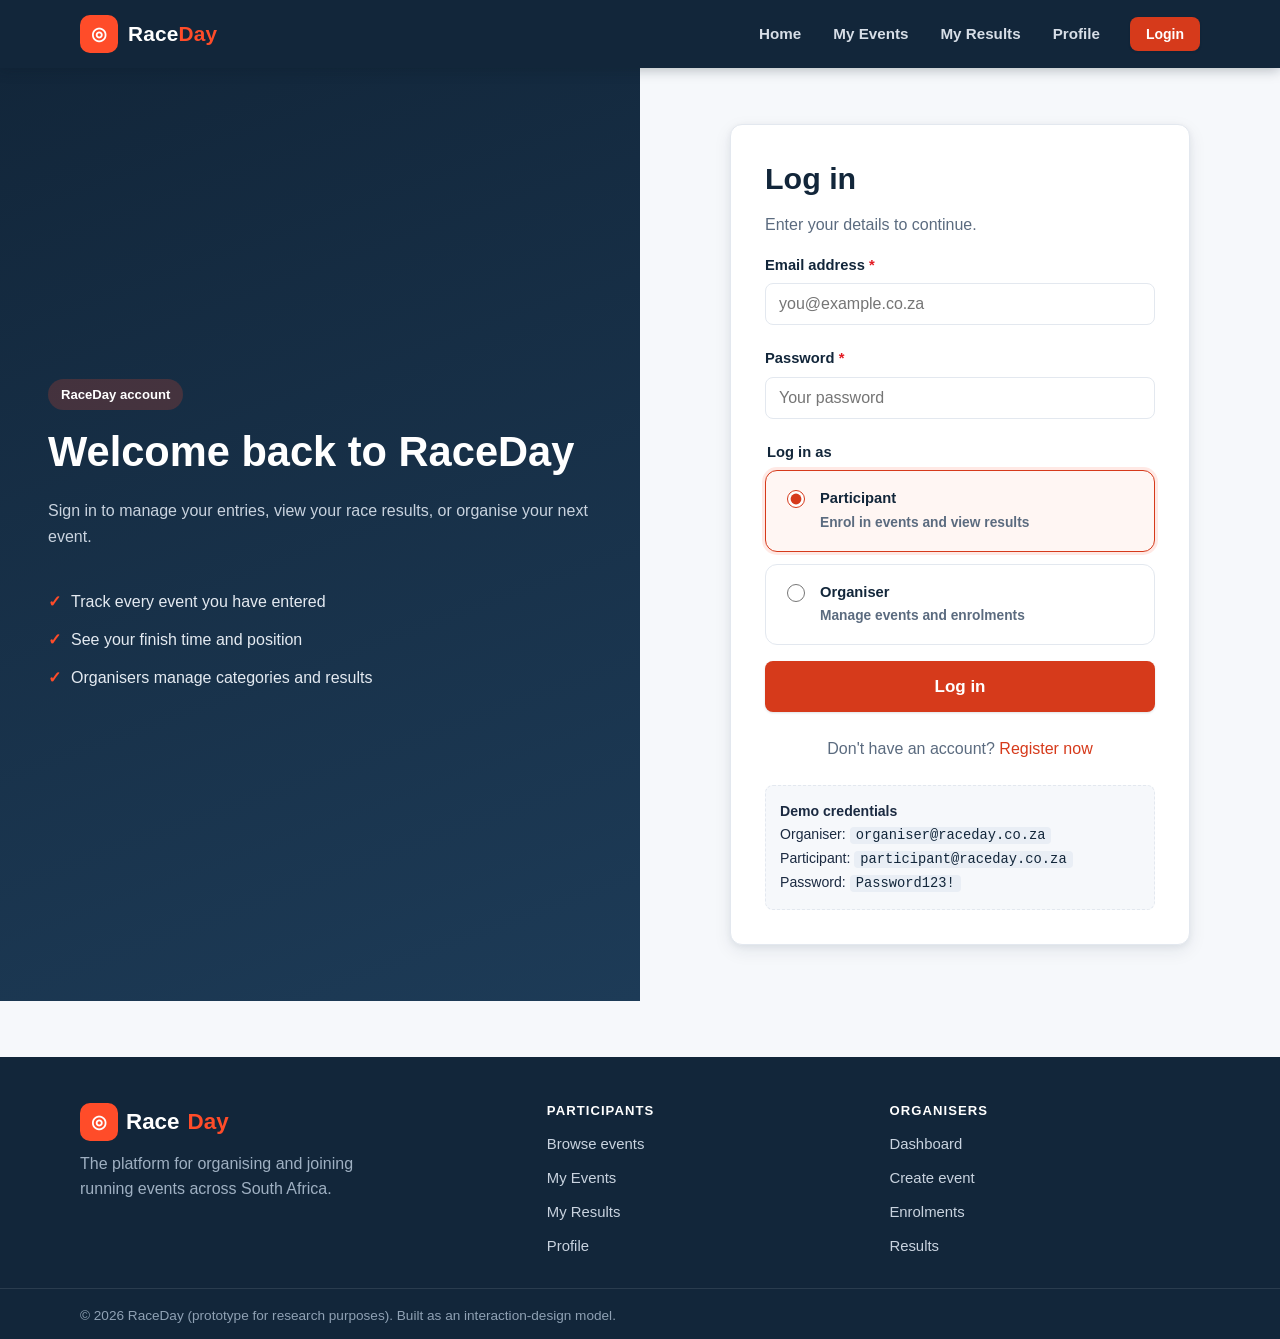
<file: Part2-Prototype/login.html>
<!DOCTYPE html>
<html lang="en">
<head>
  <meta charset="UTF-8">
  <meta name="viewport" content="width=device-width, initial-scale=1.0">
  <title>Login — RaceDay</title>
  <meta name="description" content="Log in to RaceDay as a participant or organiser.">
  <link rel="stylesheet" href="css/styles.css">
  <link rel="icon" href="data:image/svg+xml,%3Csvg xmlns='http://www.w3.org/2000/svg' viewBox='0 0 32 32'%3E%3Crect width='32' height='32' rx='7' fill='%23FF4C29'/%3E%3Ctext x='16' y='23' font-size='18' text-anchor='middle' fill='white'%3E%E2%97%8E%3C/text%3E%3C/svg%3E">
</head>
<body>
  <a class="skip-link" href="#main">Skip to main content</a>

  <header class="site-header">
    <div class="container header-inner">
      <a class="brand" href="index.html" aria-label="RaceDay home">
        <span class="brand-mark" aria-hidden="true">◎</span>
        <span class="brand-name">Race<span class="brand-suffix">Day</span></span>
      </a>
      <button class="nav-toggle" id="navToggle" type="button" aria-label="Toggle navigation menu" aria-expanded="false" aria-controls="primaryNav">
        <span class="nav-toggle-bar"></span>
        <span class="nav-toggle-bar"></span>
        <span class="nav-toggle-bar"></span>
      </button>
      <nav class="primary-nav" id="primaryNav" aria-label="Primary">
        <ul>
          <li><a class="nav-link" href="index.html">Home</a></li>
          <li><a class="nav-link" href="my-events.html">My Events</a></li>
          <li><a class="nav-link" href="my-results.html">My Results</a></li>
          <li><a class="nav-link" href="profile.html">Profile</a></li>
        </ul>
        <div class="nav-actions">
          <a class="btn btn-rd-primary btn-sm" href="login.html" aria-current="page">Login</a>
        </div>
      </nav>
    </div>
  </header>

  <main id="main">
    <div class="auth-layout">
      <!-- Side panel -->
      <section class="auth-side" aria-labelledby="authHead">
        <p class="chip" style="background: rgba(255,76,41,.2); border-color: transparent; color:#fff; align-self:flex-start;">RaceDay account</p>
        <h1 id="authHead">Welcome back to RaceDay</h1>
        <p>Sign in to manage your entries, view your race results, or organise your next event.</p>
        <ul class="tick-list">
          <li><span class="tick" aria-hidden="true">✓</span> Track every event you have entered</li>
          <li><span class="tick" aria-hidden="true">✓</span> See your finish time and position</li>
          <li><span class="tick" aria-hidden="true">✓</span> Organisers manage categories and results</li>
        </ul>
      </section>

      <!-- Form panel -->
      <section class="auth-main">
        <div class="auth-card">
          <!-- Login form -->
          <div id="loginFormWrap">
            <h2>Log in</h2>
            <p class="muted">Enter your details to continue.</p>

            <form id="loginForm" novalidate>
              <div class="form-group mb-2">
                <label for="loginEmail">Email address <span class="req" aria-hidden="true">*</span></label>
                <input type="email" id="loginEmail" name="email" autocomplete="email" placeholder="you@example.co.za" required>
                <span class="error-msg" aria-live="polite"></span>
              </div>

              <div class="form-group mb-2">
                <label for="loginPassword">Password <span class="req" aria-hidden="true">*</span></label>
                <input type="password" id="loginPassword" name="password" autocomplete="current-password" placeholder="Your password" required>
                <span class="error-msg" aria-live="polite"></span>
              </div>

              <fieldset class="form-group mb-2" style="border:0;padding:0;margin:0;">
                <legend class="form-group" style="font-weight:700;font-size:.92rem;color:var(--rd-dark);margin-bottom:6px;">Log in as</legend>
                <div class="radio-row">
                  <label class="radio-card">
                    <input type="radio" name="role" value="Participant" checked>
                    <span><span class="rc-title">Participant</span><br><span class="rc-desc">Enrol in events and view results</span></span>
                  </label>
                  <label class="radio-card">
                    <input type="radio" name="role" value="Organiser">
                    <span><span class="rc-title">Organiser</span><br><span class="rc-desc">Manage events and enrolments</span></span>
                  </label>
                </div>
              </fieldset>

              <button class="btn btn-rd-primary btn-lg btn-block mt-2" type="submit">Log in</button>
            </form>

            <p class="center mt-3 muted">Don't have an account? <a href="register.html">Register now</a></p>

            <div class="demo-creds mt-3">
              <strong>Demo credentials</strong><br>
              Organiser: <code>organiser@raceday.co.za</code><br>
              Participant: <code>participant@raceday.co.za</code><br>
              Password: <code>Password123!</code>
            </div>
          </div>

          <!-- Success state -->
          <div id="loginSuccess" class="hidden" tabindex="-1">
            <div class="notice notice-success" role="status">
              <span aria-hidden="true">✅</span>
              <div>
                <strong>You're logged in</strong>
                <p class="mb-0" id="successGreeting">Signed in successfully.</p>
                <p class="mb-0">Role: <strong id="successRole">Participant</strong></p>
              </div>
            </div>

            <h2 class="mt-3">Where would you like to go?</h2>
            <p class="muted">Continue to your dashboard based on your role.</p>

            <div class="inline-actions">
              <a class="btn btn-rd-primary" href="my-events.html">Participant dashboard</a>
              <a class="btn btn-rd-outline" href="organiser-dashboard.html">Organiser dashboard</a>
            </div>

            <p class="mt-3"><a href="index.html">← Back to home</a> · <a href="login.html">Log out</a></p>
          </div>
        </div>
      </section>
    </div>
  </main>

  <footer class="site-footer">
    <div class="container footer-inner">
      <div class="footer-brand">
        <span class="brand-name"><span class="brand-mark" aria-hidden="true">◎</span> Race<span class="brand-suffix">Day</span></span>
        <p>The platform for organising and joining running events across South Africa.</p>
      </div>
      <nav class="footer-nav" aria-label="Participants footer">
        <h2 class="footer-heading">Participants</h2>
        <ul>
          <li><a href="index.html">Browse events</a></li>
          <li><a href="my-events.html">My Events</a></li>
          <li><a href="my-results.html">My Results</a></li>
          <li><a href="profile.html">Profile</a></li>
        </ul>
      </nav>
      <nav class="footer-nav" aria-label="Organisers footer">
        <h2 class="footer-heading">Organisers</h2>
        <ul>
          <li><a href="organiser-dashboard.html">Dashboard</a></li>
          <li><a href="organiser-event-form.html">Create event</a></li>
          <li><a href="organiser-enrolments.html">Enrolments</a></li>
          <li><a href="organiser-results.html">Results</a></li>
        </ul>
      </nav>
    </div>
    <div class="footer-bottom">
      <div class="container">
        <p>© 2026 RaceDay (prototype for research purposes). Built as an interaction-design model.</p>
      </div>
    </div>
  </footer>

  <script src="js/app.js"></script>
</body>
</html>
</file>
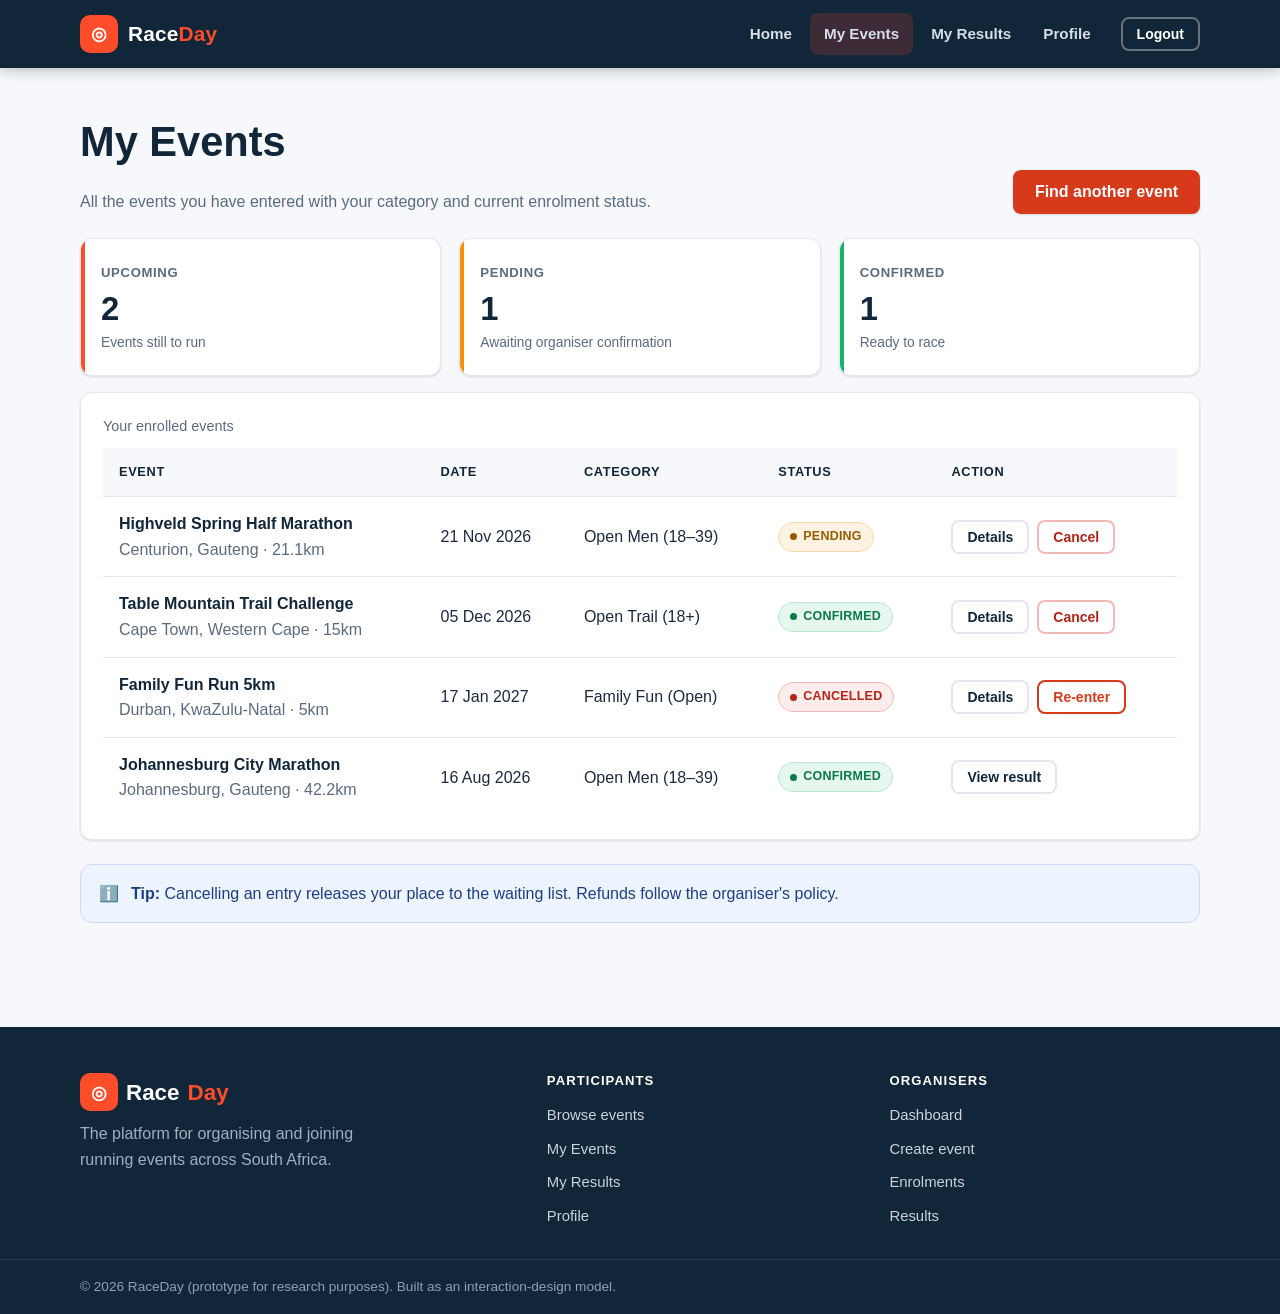
<file: Part2-Prototype/my-events.html>
<!DOCTYPE html>
<html lang="en">
<head>
  <meta charset="UTF-8">
  <meta name="viewport" content="width=device-width, initial-scale=1.0">
  <title>My Events — RaceDay</title>
  <meta name="description" content="Events you have entered on RaceDay, with category and enrolment status.">
  <link rel="stylesheet" href="css/styles.css">
  <link rel="icon" href="data:image/svg+xml,%3Csvg xmlns='http://www.w3.org/2000/svg' viewBox='0 0 32 32'%3E%3Crect width='32' height='32' rx='7' fill='%23FF4C29'/%3E%3Ctext x='16' y='23' font-size='18' text-anchor='middle' fill='white'%3E%E2%97%8E%3C/text%3E%3C/svg%3E">
</head>
<body>
  <a class="skip-link" href="#main">Skip to main content</a>

  <header class="site-header">
    <div class="container header-inner">
      <a class="brand" href="index.html" aria-label="RaceDay home">
        <span class="brand-mark" aria-hidden="true">◎</span>
        <span class="brand-name">Race<span class="brand-suffix">Day</span></span>
      </a>
      <button class="nav-toggle" id="navToggle" type="button" aria-label="Toggle navigation menu" aria-expanded="false" aria-controls="primaryNav">
        <span class="nav-toggle-bar"></span>
        <span class="nav-toggle-bar"></span>
        <span class="nav-toggle-bar"></span>
      </button>
      <nav class="primary-nav" id="primaryNav" aria-label="Primary">
        <ul>
          <li><a class="nav-link" href="index.html">Home</a></li>
          <li><a class="nav-link active" href="my-events.html" aria-current="page">My Events</a></li>
          <li><a class="nav-link" href="my-results.html">My Results</a></li>
          <li><a class="nav-link" href="profile.html">Profile</a></li>
        </ul>
        <div class="nav-actions">
          <a class="btn btn-rd-ghost btn-sm" href="login.html" style="color:#fff;border-color:rgba(255,255,255,.35);">Logout</a>
        </div>
      </nav>
    </div>
  </header>

  <main id="main">
    <section class="section">
      <div class="container">
        <div class="section-head">
          <div>
            <h1>My Events</h1>
            <p class="muted">All the events you have entered with your category and current enrolment status.</p>
          </div>
          <a class="btn btn-rd-primary" href="index.html">Find another event</a>
        </div>

        <!-- Summary -->
        <div class="grid-stats-3 mb-2">
          <div class="stat-card"><span class="stat-label">Upcoming</span><div class="stat-value">2</div><span class="stat-note">Events still to run</span></div>
          <div class="stat-card accent-warning"><span class="stat-label">Pending</span><div class="stat-value">1</div><span class="stat-note">Awaiting organiser confirmation</span></div>
          <div class="stat-card accent-success"><span class="stat-label">Confirmed</span><div class="stat-value">1</div><span class="stat-note">Ready to race</span></div>
        </div>

        <div class="card">
          <div class="table-wrap">
            <table class="rd-table">
              <caption>Your enrolled events</caption>
              <thead>
                <tr>
                  <th scope="col">Event</th>
                  <th scope="col">Date</th>
                  <th scope="col">Category</th>
                  <th scope="col">Status</th>
                  <th scope="col">Action</th>
                </tr>
              </thead>
              <tbody>
                <tr>
                  <td>
                    <span class="cell-strong">Highveld Spring Half Marathon</span><br>
                    <span class="muted">Centurion, Gauteng · 21.1km</span>
                  </td>
                  <td>21 Nov 2026</td>
                  <td>Open Men (18–39)</td>
                  <td><span class="badge badge-pending">Pending</span></td>
                  <td>
                    <div class="row-actions">
                      <a class="btn btn-rd-ghost btn-sm" href="event-detail.html">Details</a>
                      <button class="btn btn-rd-danger btn-sm" type="button" data-action="cancel" aria-label="Cancel entry for Highveld Spring Half Marathon">Cancel</button>
                    </div>
                  </td>
                </tr>
                <tr>
                  <td>
                    <span class="cell-strong">Table Mountain Trail Challenge</span><br>
                    <span class="muted">Cape Town, Western Cape · 15km</span>
                  </td>
                  <td>05 Dec 2026</td>
                  <td>Open Trail (18+)</td>
                  <td><span class="badge badge-confirmed">Confirmed</span></td>
                  <td>
                    <div class="row-actions">
                      <a class="btn btn-rd-ghost btn-sm" href="event-detail.html">Details</a>
                      <button class="btn btn-rd-danger btn-sm" type="button" data-action="cancel" aria-label="Cancel entry for Table Mountain Trail Challenge">Cancel</button>
                    </div>
                  </td>
                </tr>
                <tr>
                  <td>
                    <span class="cell-strong">Family Fun Run 5km</span><br>
                    <span class="muted">Durban, KwaZulu-Natal · 5km</span>
                  </td>
                  <td>17 Jan 2027</td>
                  <td>Family Fun (Open)</td>
                  <td><span class="badge badge-cancelled">Cancelled</span></td>
                  <td>
                    <div class="row-actions">
                      <a class="btn btn-rd-ghost btn-sm" href="event-detail.html">Details</a>
                      <a class="btn btn-rd-outline btn-sm" href="event-detail.html">Re-enter</a>
                    </div>
                  </td>
                </tr>
                <tr>
                  <td>
                    <span class="cell-strong">Johannesburg City Marathon</span><br>
                    <span class="muted">Johannesburg, Gauteng · 42.2km</span>
                  </td>
                  <td>16 Aug 2026</td>
                  <td>Open Men (18–39)</td>
                  <td><span class="badge badge-confirmed">Confirmed</span></td>
                  <td>
                    <div class="row-actions">
                      <a class="btn btn-rd-ghost btn-sm" href="my-results.html">View result</a>
                    </div>
                  </td>
                </tr>
              </tbody>
            </table>
          </div>
        </div>

        <div class="notice notice-info mt-3" role="note">
          <span aria-hidden="true">ℹ️</span>
          <div><strong>Tip:</strong> Cancelling an entry releases your place to the waiting list. Refunds follow the organiser's policy.</div>
        </div>
      </div>
    </section>
  </main>

  <footer class="site-footer">
    <div class="container footer-inner">
      <div class="footer-brand">
        <span class="brand-name"><span class="brand-mark" aria-hidden="true">◎</span> Race<span class="brand-suffix">Day</span></span>
        <p>The platform for organising and joining running events across South Africa.</p>
      </div>
      <nav class="footer-nav" aria-label="Participants footer">
        <h2 class="footer-heading">Participants</h2>
        <ul>
          <li><a href="index.html">Browse events</a></li>
          <li><a href="my-events.html">My Events</a></li>
          <li><a href="my-results.html">My Results</a></li>
          <li><a href="profile.html">Profile</a></li>
        </ul>
      </nav>
      <nav class="footer-nav" aria-label="Organisers footer">
        <h2 class="footer-heading">Organisers</h2>
        <ul>
          <li><a href="organiser-dashboard.html">Dashboard</a></li>
          <li><a href="organiser-event-form.html">Create event</a></li>
          <li><a href="organiser-enrolments.html">Enrolments</a></li>
          <li><a href="organiser-results.html">Results</a></li>
        </ul>
      </nav>
    </div>
    <div class="footer-bottom">
      <div class="container">
        <p>© 2026 RaceDay (prototype for research purposes). Built as an interaction-design model.</p>
      </div>
    </div>
  </footer>

  <script src="js/app.js"></script>
</body>
</html>
</file>
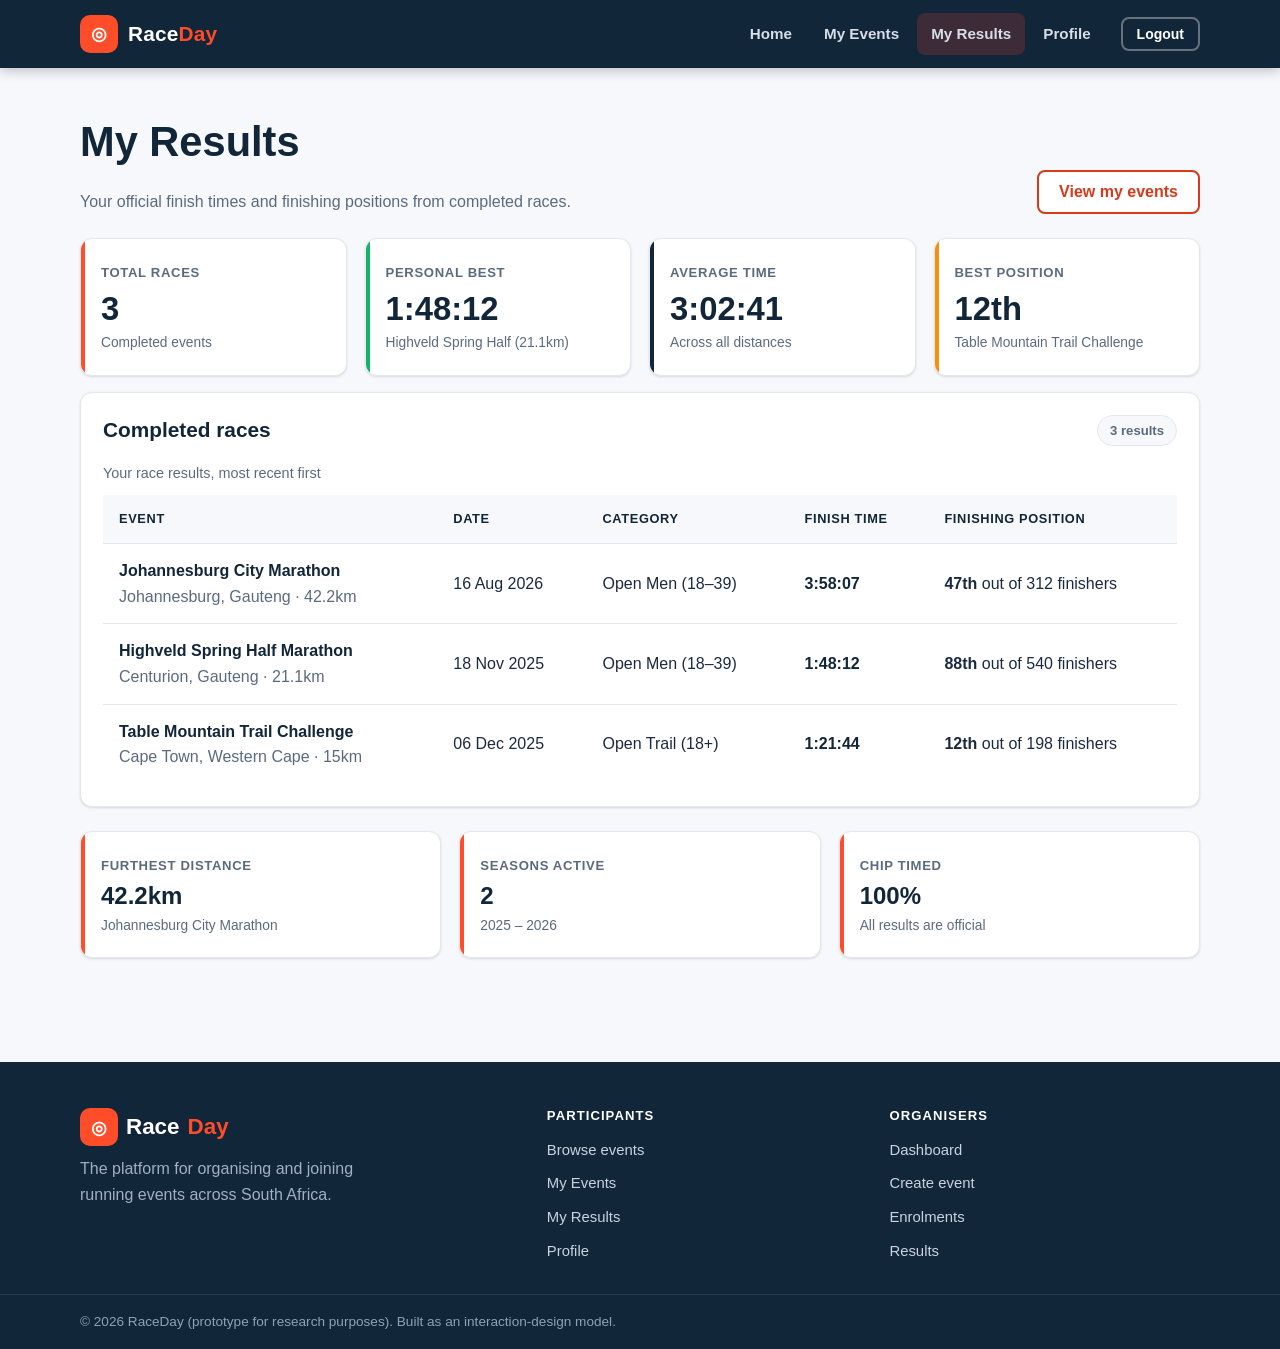
<file: Part2-Prototype/my-results.html>
<!DOCTYPE html>
<html lang="en">
<head>
  <meta charset="UTF-8">
  <meta name="viewport" content="width=device-width, initial-scale=1.0">
  <title>My Results — RaceDay</title>
  <meta name="description" content="Your personal race results on RaceDay: finish times and finishing positions.">
  <link rel="stylesheet" href="css/styles.css">
  <link rel="icon" href="data:image/svg+xml,%3Csvg xmlns='http://www.w3.org/2000/svg' viewBox='0 0 32 32'%3E%3Crect width='32' height='32' rx='7' fill='%23FF4C29'/%3E%3Ctext x='16' y='23' font-size='18' text-anchor='middle' fill='white'%3E%E2%97%8E%3C/text%3E%3C/svg%3E">
</head>
<body>
  <a class="skip-link" href="#main">Skip to main content</a>

  <header class="site-header">
    <div class="container header-inner">
      <a class="brand" href="index.html" aria-label="RaceDay home">
        <span class="brand-mark" aria-hidden="true">◎</span>
        <span class="brand-name">Race<span class="brand-suffix">Day</span></span>
      </a>
      <button class="nav-toggle" id="navToggle" type="button" aria-label="Toggle navigation menu" aria-expanded="false" aria-controls="primaryNav">
        <span class="nav-toggle-bar"></span>
        <span class="nav-toggle-bar"></span>
        <span class="nav-toggle-bar"></span>
      </button>
      <nav class="primary-nav" id="primaryNav" aria-label="Primary">
        <ul>
          <li><a class="nav-link" href="index.html">Home</a></li>
          <li><a class="nav-link" href="my-events.html">My Events</a></li>
          <li><a class="nav-link active" href="my-results.html" aria-current="page">My Results</a></li>
          <li><a class="nav-link" href="profile.html">Profile</a></li>
        </ul>
        <div class="nav-actions">
          <a class="btn btn-rd-ghost btn-sm" href="login.html" style="color:#fff;border-color:rgba(255,255,255,.35);">Logout</a>
        </div>
      </nav>
    </div>
  </header>

  <main id="main">
    <section class="section">
      <div class="container">
        <div class="section-head">
          <div>
            <h1>My Results</h1>
            <p class="muted">Your official finish times and finishing positions from completed races.</p>
          </div>
          <a class="btn btn-rd-outline" href="my-events.html">View my events</a>
        </div>

        <!-- Summary stats -->
        <div class="grid-stats mb-2">
          <div class="stat-card">
            <span class="stat-label">Total races</span>
            <div class="stat-value">3</div>
            <span class="stat-note">Completed events</span>
          </div>
          <div class="stat-card accent-success">
            <span class="stat-label">Personal best</span>
            <div class="stat-value">1:48:12</div>
            <span class="stat-note">Highveld Spring Half (21.1km)</span>
          </div>
          <div class="stat-card accent-dark">
            <span class="stat-label">Average time</span>
            <div class="stat-value">3:02:41</div>
            <span class="stat-note">Across all distances</span>
          </div>
          <div class="stat-card accent-warning">
            <span class="stat-label">Best position</span>
            <div class="stat-value">12th</div>
            <span class="stat-note">Table Mountain Trail Challenge</span>
          </div>
        </div>

        <!-- Results table -->
        <div class="card">
          <div class="card-head">
            <h2 style="font-size:1.3rem;">Completed races</h2>
            <span class="chip">3 results</span>
          </div>
          <div class="table-wrap">
            <table class="rd-table">
              <caption>Your race results, most recent first</caption>
              <thead>
                <tr>
                  <th scope="col">Event</th>
                  <th scope="col">Date</th>
                  <th scope="col">Category</th>
                  <th scope="col">Finish time</th>
                  <th scope="col">Finishing position</th>
                </tr>
              </thead>
              <tbody>
                <tr>
                  <td>
                    <span class="cell-strong">Johannesburg City Marathon</span><br>
                    <span class="muted">Johannesburg, Gauteng · 42.2km</span>
                  </td>
                  <td>16 Aug 2026</td>
                  <td>Open Men (18–39)</td>
                  <td class="cell-strong">3:58:07</td>
                  <td><strong>47th</strong> out of 312 finishers</td>
                </tr>
                <tr>
                  <td>
                    <span class="cell-strong">Highveld Spring Half Marathon</span><br>
                    <span class="muted">Centurion, Gauteng · 21.1km</span>
                  </td>
                  <td>18 Nov 2025</td>
                  <td>Open Men (18–39)</td>
                  <td class="cell-strong">1:48:12</td>
                  <td><strong>88th</strong> out of 540 finishers</td>
                </tr>
                <tr>
                  <td>
                    <span class="cell-strong">Table Mountain Trail Challenge</span><br>
                    <span class="muted">Cape Town, Western Cape · 15km</span>
                  </td>
                  <td>06 Dec 2025</td>
                  <td>Open Trail (18+)</td>
                  <td class="cell-strong">1:21:44</td>
                  <td><strong>12th</strong> out of 198 finishers</td>
                </tr>
              </tbody>
            </table>
          </div>
        </div>

        <div class="grid-stats-3 mt-3">
          <div class="stat-card"><span class="stat-label">Furthest distance</span><div class="stat-value" style="font-size:1.5rem;">42.2km</div><span class="stat-note">Johannesburg City Marathon</span></div>
          <div class="stat-card"><span class="stat-label">Seasons active</span><div class="stat-value" style="font-size:1.5rem;">2</div><span class="stat-note">2025 – 2026</span></div>
          <div class="stat-card"><span class="stat-label">Chip timed</span><div class="stat-value" style="font-size:1.5rem;">100%</div><span class="stat-note">All results are official</span></div>
        </div>
      </div>
    </section>
  </main>

  <footer class="site-footer">
    <div class="container footer-inner">
      <div class="footer-brand">
        <span class="brand-name"><span class="brand-mark" aria-hidden="true">◎</span> Race<span class="brand-suffix">Day</span></span>
        <p>The platform for organising and joining running events across South Africa.</p>
      </div>
      <nav class="footer-nav" aria-label="Participants footer">
        <h2 class="footer-heading">Participants</h2>
        <ul>
          <li><a href="index.html">Browse events</a></li>
          <li><a href="my-events.html">My Events</a></li>
          <li><a href="my-results.html">My Results</a></li>
          <li><a href="profile.html">Profile</a></li>
        </ul>
      </nav>
      <nav class="footer-nav" aria-label="Organisers footer">
        <h2 class="footer-heading">Organisers</h2>
        <ul>
          <li><a href="organiser-dashboard.html">Dashboard</a></li>
          <li><a href="organiser-event-form.html">Create event</a></li>
          <li><a href="organiser-enrolments.html">Enrolments</a></li>
          <li><a href="organiser-results.html">Results</a></li>
        </ul>
      </nav>
    </div>
    <div class="footer-bottom">
      <div class="container">
        <p>© 2026 RaceDay (prototype for research purposes). Built as an interaction-design model.</p>
      </div>
    </div>
  </footer>

  <script src="js/app.js"></script>
</body>
</html>
</file>
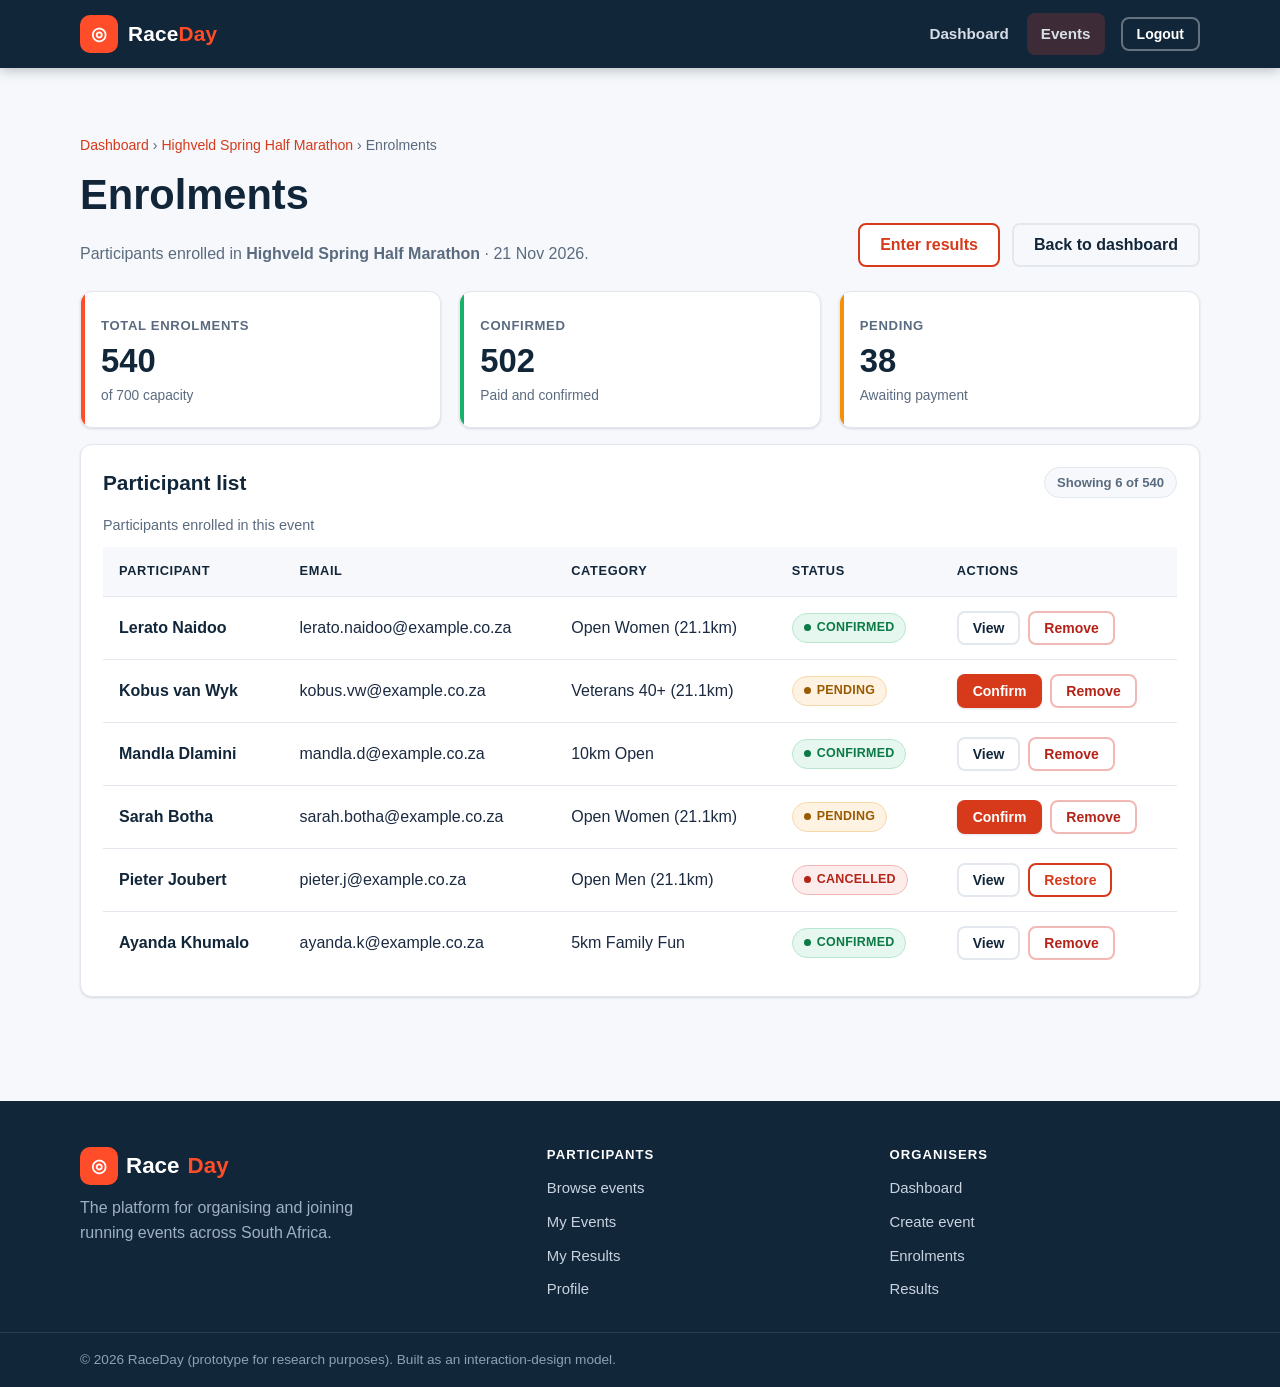
<file: Part2-Prototype/organiser-enrolments.html>
<!DOCTYPE html>
<html lang="en">
<head>
  <meta charset="UTF-8">
  <meta name="viewport" content="width=device-width, initial-scale=1.0">
  <title>Enrolments — Highveld Spring Half Marathon — RaceDay</title>
  <meta name="description" content="View and manage participants enrolled in an event on RaceDay.">
  <link rel="stylesheet" href="css/styles.css">
  <link rel="icon" href="data:image/svg+xml,%3Csvg xmlns='http://www.w3.org/2000/svg' viewBox='0 0 32 32'%3E%3Crect width='32' height='32' rx='7' fill='%23FF4C29'/%3E%3Ctext x='16' y='23' font-size='18' text-anchor='middle' fill='white'%3E%E2%97%8E%3C/text%3E%3C/svg%3E">
</head>
<body>
  <a class="skip-link" href="#main">Skip to main content</a>

  <header class="site-header">
    <div class="container header-inner">
      <a class="brand" href="index.html" aria-label="RaceDay home">
        <span class="brand-mark" aria-hidden="true">◎</span>
        <span class="brand-name">Race<span class="brand-suffix">Day</span></span>
      </a>
      <button class="nav-toggle" id="navToggle" type="button" aria-label="Toggle navigation menu" aria-expanded="false" aria-controls="primaryNav">
        <span class="nav-toggle-bar"></span>
        <span class="nav-toggle-bar"></span>
        <span class="nav-toggle-bar"></span>
      </button>
      <nav class="primary-nav" id="primaryNav" aria-label="Primary">
        <ul>
          <li><a class="nav-link" href="organiser-dashboard.html">Dashboard</a></li>
          <li><a class="nav-link active" href="organiser-event-form.html" aria-current="page">Events</a></li>
        </ul>
        <div class="nav-actions">
          <a class="btn btn-rd-ghost btn-sm" href="login.html" style="color:#fff;border-color:rgba(255,255,255,.35);">Logout</a>
        </div>
      </nav>
    </div>
  </header>

  <main id="main">
    <section class="section">
      <div class="container">
        <nav class="breadcrumb" aria-label="Breadcrumb">
          <a href="organiser-dashboard.html">Dashboard</a> <span aria-hidden="true">›</span>
          <a href="organiser-event-form.html">Highveld Spring Half Marathon</a> <span aria-hidden="true">›</span> <span>Enrolments</span>
        </nav>
        <div class="section-head" style="margin-top:12px;">
          <div>
            <h1>Enrolments</h1>
            <p class="muted">Participants enrolled in <strong>Highveld Spring Half Marathon</strong> · 21 Nov 2026.</p>
          </div>
          <div class="inline-actions">
            <a class="btn btn-rd-outline" href="organiser-results.html">Enter results</a>
            <a class="btn btn-rd-ghost" href="organiser-dashboard.html">Back to dashboard</a>
          </div>
        </div>

        <!-- Summary -->
        <div class="grid-stats-3 mb-2">
          <div class="stat-card"><span class="stat-label">Total enrolments</span><div class="stat-value">540</div><span class="stat-note">of 700 capacity</span></div>
          <div class="stat-card accent-success"><span class="stat-label">Confirmed</span><div class="stat-value">502</div><span class="stat-note">Paid and confirmed</span></div>
          <div class="stat-card accent-warning"><span class="stat-label">Pending</span><div class="stat-value">38</div><span class="stat-note">Awaiting payment</span></div>
        </div>

        <div class="card">
          <div class="card-head">
            <h2 style="font-size:1.3rem;">Participant list</h2>
            <span class="chip">Showing 6 of 540</span>
          </div>
          <div class="table-wrap">
            <table class="rd-table">
              <caption>Participants enrolled in this event</caption>
              <thead>
                <tr>
                  <th scope="col">Participant</th>
                  <th scope="col">Email</th>
                  <th scope="col">Category</th>
                  <th scope="col">Status</th>
                  <th scope="col">Actions</th>
                </tr>
              </thead>
              <tbody>
                <tr>
                  <td class="cell-strong">Lerato Naidoo</td>
                  <td>lerato.naidoo@example.co.za</td>
                  <td>Open Women (21.1km)</td>
                  <td><span class="badge badge-confirmed">Confirmed</span></td>
                  <td>
                    <div class="row-actions">
                      <button class="btn btn-rd-ghost btn-sm" type="button">View</button>
                      <button class="btn btn-rd-danger btn-sm" type="button">Remove</button>
                    </div>
                  </td>
                </tr>
                <tr>
                  <td class="cell-strong">Kobus van Wyk</td>
                  <td>kobus.vw@example.co.za</td>
                  <td>Veterans 40+ (21.1km)</td>
                  <td><span class="badge badge-pending">Pending</span></td>
                  <td>
                    <div class="row-actions">
                      <button class="btn btn-rd-primary btn-sm" type="button" data-action="approve" aria-label="Confirm enrolment for Kobus van Wyk">Confirm</button>
                      <button class="btn btn-rd-danger btn-sm" type="button">Remove</button>
                    </div>
                  </td>
                </tr>
                <tr>
                  <td class="cell-strong">Mandla Dlamini</td>
                  <td>mandla.d@example.co.za</td>
                  <td>10km Open</td>
                  <td><span class="badge badge-confirmed">Confirmed</span></td>
                  <td>
                    <div class="row-actions">
                      <button class="btn btn-rd-ghost btn-sm" type="button">View</button>
                      <button class="btn btn-rd-danger btn-sm" type="button">Remove</button>
                    </div>
                  </td>
                </tr>
                <tr>
                  <td class="cell-strong">Sarah Botha</td>
                  <td>sarah.botha@example.co.za</td>
                  <td>Open Women (21.1km)</td>
                  <td><span class="badge badge-pending">Pending</span></td>
                  <td>
                    <div class="row-actions">
                      <button class="btn btn-rd-primary btn-sm" type="button" data-action="approve" aria-label="Confirm enrolment for Sarah Botha">Confirm</button>
                      <button class="btn btn-rd-danger btn-sm" type="button">Remove</button>
                    </div>
                  </td>
                </tr>
                <tr>
                  <td class="cell-strong">Pieter Joubert</td>
                  <td>pieter.j@example.co.za</td>
                  <td>Open Men (21.1km)</td>
                  <td><span class="badge badge-cancelled">Cancelled</span></td>
                  <td>
                    <div class="row-actions">
                      <button class="btn btn-rd-ghost btn-sm" type="button">View</button>
                      <button class="btn btn-rd-outline btn-sm" type="button">Restore</button>
                    </div>
                  </td>
                </tr>
                <tr>
                  <td class="cell-strong">Ayanda Khumalo</td>
                  <td>ayanda.k@example.co.za</td>
                  <td>5km Family Fun</td>
                  <td><span class="badge badge-confirmed">Confirmed</span></td>
                  <td>
                    <div class="row-actions">
                      <button class="btn btn-rd-ghost btn-sm" type="button">View</button>
                      <button class="btn btn-rd-danger btn-sm" type="button">Remove</button>
                    </div>
                  </td>
                </tr>
              </tbody>
            </table>
          </div>
        </div>
      </div>
    </section>
  </main>

  <footer class="site-footer">
    <div class="container footer-inner">
      <div class="footer-brand">
        <span class="brand-name"><span class="brand-mark" aria-hidden="true">◎</span> Race<span class="brand-suffix">Day</span></span>
        <p>The platform for organising and joining running events across South Africa.</p>
      </div>
      <nav class="footer-nav" aria-label="Participants footer">
        <h2 class="footer-heading">Participants</h2>
        <ul>
          <li><a href="index.html">Browse events</a></li>
          <li><a href="my-events.html">My Events</a></li>
          <li><a href="my-results.html">My Results</a></li>
          <li><a href="profile.html">Profile</a></li>
        </ul>
      </nav>
      <nav class="footer-nav" aria-label="Organisers footer">
        <h2 class="footer-heading">Organisers</h2>
        <ul>
          <li><a href="organiser-dashboard.html">Dashboard</a></li>
          <li><a href="organiser-event-form.html">Create event</a></li>
          <li><a href="organiser-enrolments.html">Enrolments</a></li>
          <li><a href="organiser-results.html">Results</a></li>
        </ul>
      </nav>
    </div>
    <div class="footer-bottom">
      <div class="container">
        <p>© 2026 RaceDay (prototype for research purposes). Built as an interaction-design model.</p>
      </div>
    </div>
  </footer>

  <script src="js/app.js"></script>
</body>
</html>
</file>
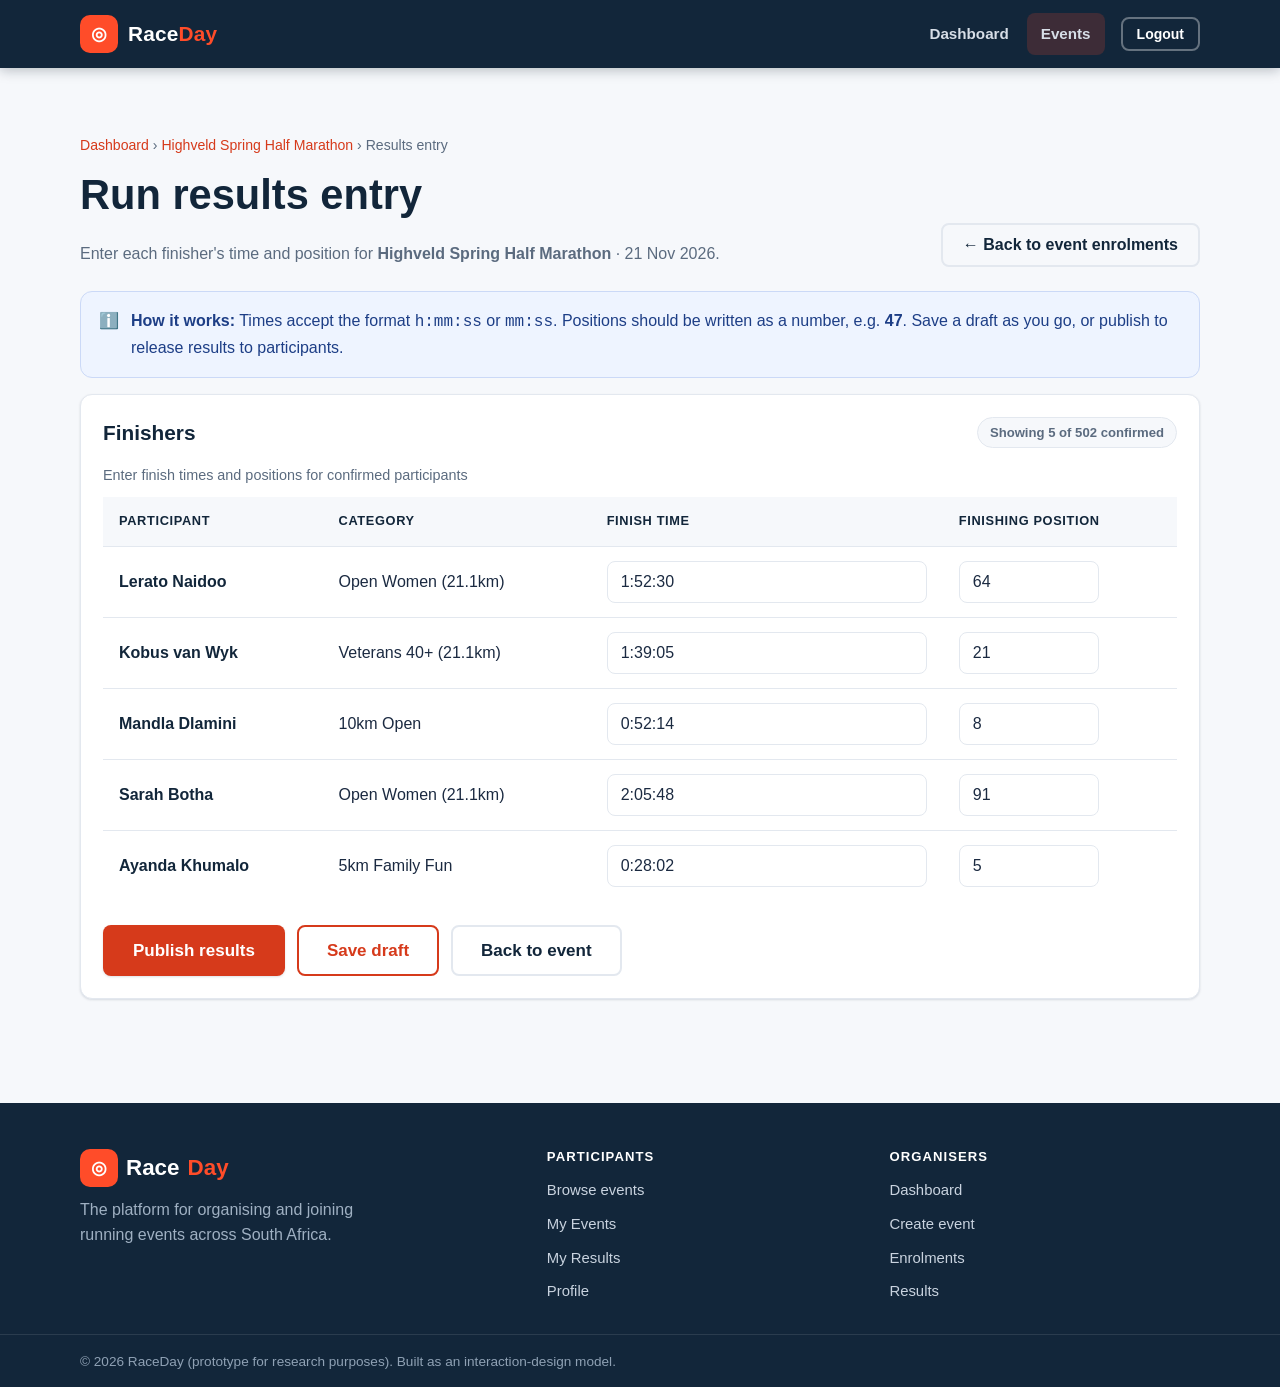
<file: Part2-Prototype/organiser-results.html>
<!DOCTYPE html>
<html lang="en">
<head>
  <meta charset="UTF-8">
  <meta name="viewport" content="width=device-width, initial-scale=1.0">
  <title>Enter Results — Highveld Spring Half Marathon — RaceDay</title>
  <meta name="description" content="Enter finish times and finishing positions for enrolled participants and publish results.">
  <link rel="stylesheet" href="css/styles.css">
  <link rel="icon" href="data:image/svg+xml,%3Csvg xmlns='http://www.w3.org/2000/svg' viewBox='0 0 32 32'%3E%3Crect width='32' height='32' rx='7' fill='%23FF4C29'/%3E%3Ctext x='16' y='23' font-size='18' text-anchor='middle' fill='white'%3E%E2%97%8E%3C/text%3E%3C/svg%3E">
</head>
<body>
  <a class="skip-link" href="#main">Skip to main content</a>

  <header class="site-header">
    <div class="container header-inner">
      <a class="brand" href="index.html" aria-label="RaceDay home">
        <span class="brand-mark" aria-hidden="true">◎</span>
        <span class="brand-name">Race<span class="brand-suffix">Day</span></span>
      </a>
      <button class="nav-toggle" id="navToggle" type="button" aria-label="Toggle navigation menu" aria-expanded="false" aria-controls="primaryNav">
        <span class="nav-toggle-bar"></span>
        <span class="nav-toggle-bar"></span>
        <span class="nav-toggle-bar"></span>
      </button>
      <nav class="primary-nav" id="primaryNav" aria-label="Primary">
        <ul>
          <li><a class="nav-link" href="organiser-dashboard.html">Dashboard</a></li>
          <li><a class="nav-link active" href="organiser-event-form.html" aria-current="page">Events</a></li>
        </ul>
        <div class="nav-actions">
          <a class="btn btn-rd-ghost btn-sm" href="login.html" style="color:#fff;border-color:rgba(255,255,255,.35);">Logout</a>
        </div>
      </nav>
    </div>
  </header>

  <main id="main">
    <section class="section">
      <div class="container">
        <nav class="breadcrumb" aria-label="Breadcrumb">
          <a href="organiser-dashboard.html">Dashboard</a> <span aria-hidden="true">›</span>
          <a href="organiser-enrolments.html">Highveld Spring Half Marathon</a> <span aria-hidden="true">›</span> <span>Results entry</span>
        </nav>
        <div class="section-head" style="margin-top:12px;">
          <div>
            <h1>Run results entry</h1>
            <p class="muted">Enter each finisher's time and position for <strong>Highveld Spring Half Marathon</strong> · 21 Nov 2026.</p>
          </div>
          <a class="btn btn-rd-ghost" href="organiser-enrolments.html">← Back to event enrolments</a>
        </div>

        <div class="notice notice-info mb-2" role="note">
          <span aria-hidden="true">ℹ️</span>
          <div><strong>How it works:</strong> Times accept the format <code>h:mm:ss</code> or <code>mm:ss</code>. Positions should be written as a number, e.g. <strong>47</strong>. Save a draft as you go, or publish to release results to participants.</div>
        </div>

        <div class="card">
          <div class="card-head">
            <h2 style="font-size:1.3rem;">Finishers</h2>
            <span class="chip">Showing 5 of 502 confirmed</span>
          </div>
          <div class="table-wrap">
            <table class="rd-table">
              <caption>Enter finish times and positions for confirmed participants</caption>
              <thead>
                <tr>
                  <th scope="col">Participant</th>
                  <th scope="col">Category</th>
                  <th scope="col">Finish time</th>
                  <th scope="col">Finishing position</th>
                </tr>
              </thead>
              <tbody>
                <tr>
                  <td class="cell-strong">Lerato Naidoo</td>
                  <td>Open Women (21.1km)</td>
                  <td>
                    <label class="visually-hidden" for="timeLerato">Finish time for Lerato Naidoo</label>
                    <input type="text" id="timeLerato" class="finish-time-input" placeholder="1:52:30" value="1:52:30">
                  </td>
                  <td>
                    <label class="visually-hidden" for="posLerato">Finishing position for Lerato Naidoo</label>
                    <input type="number" id="posLerato" class="finish-position-input" min="1" placeholder="e.g. 64" value="64" style="max-width:140px;">
                  </td>
                </tr>
                <tr>
                  <td class="cell-strong">Kobus van Wyk</td>
                  <td>Veterans 40+ (21.1km)</td>
                  <td>
                    <label class="visually-hidden" for="timeKobus">Finish time for Kobus van Wyk</label>
                    <input type="text" id="timeKobus" class="finish-time-input" placeholder="1:39:05" value="1:39:05">
                  </td>
                  <td>
                    <label class="visually-hidden" for="posKobus">Finishing position for Kobus van Wyk</label>
                    <input type="number" id="posKobus" class="finish-position-input" min="1" placeholder="e.g. 21" value="21" style="max-width:140px;">
                  </td>
                </tr>
                <tr>
                  <td class="cell-strong">Mandla Dlamini</td>
                  <td>10km Open</td>
                  <td>
                    <label class="visually-hidden" for="timeMandla">Finish time for Mandla Dlamini</label>
                    <input type="text" id="timeMandla" class="finish-time-input" placeholder="0:52:14" value="0:52:14">
                  </td>
                  <td>
                    <label class="visually-hidden" for="posMandla">Finishing position for Mandla Dlamini</label>
                    <input type="number" id="posMandla" class="finish-position-input" min="1" placeholder="e.g. 8" value="8" style="max-width:140px;">
                  </td>
                </tr>
                <tr>
                  <td class="cell-strong">Sarah Botha</td>
                  <td>Open Women (21.1km)</td>
                  <td>
                    <label class="visually-hidden" for="timeSarah">Finish time for Sarah Botha</label>
                    <input type="text" id="timeSarah" class="finish-time-input" placeholder="2:05:48" value="2:05:48">
                  </td>
                  <td>
                    <label class="visually-hidden" for="posSarah">Finishing position for Sarah Botha</label>
                    <input type="number" id="posSarah" class="finish-position-input" min="1" placeholder="e.g. 91" value="91" style="max-width:140px;">
                  </td>
                </tr>
                <tr>
                  <td class="cell-strong">Ayanda Khumalo</td>
                  <td>5km Family Fun</td>
                  <td>
                    <label class="visually-hidden" for="timeAyanda">Finish time for Ayanda Khumalo</label>
                    <input type="text" id="timeAyanda" class="finish-time-input" placeholder="0:28:02" value="0:28:02">
                  </td>
                  <td>
                    <label class="visually-hidden" for="posAyanda">Finishing position for Ayanda Khumalo</label>
                    <input type="number" id="posAyanda" class="finish-position-input" min="1" placeholder="e.g. 5" value="5" style="max-width:140px;">
                  </td>
                </tr>
              </tbody>
            </table>
          </div>

          <div class="inline-actions mt-3">
            <button class="btn btn-rd-primary btn-lg" type="button" id="publishResultsBtn">Publish results</button>
            <button class="btn btn-rd-outline btn-lg" type="button" id="saveDraftBtn">Save draft</button>
            <a class="btn btn-rd-ghost btn-lg" href="organiser-enrolments.html">Back to event</a>
          </div>
        </div>
      </div>
    </section>
  </main>

  <footer class="site-footer">
    <div class="container footer-inner">
      <div class="footer-brand">
        <span class="brand-name"><span class="brand-mark" aria-hidden="true">◎</span> Race<span class="brand-suffix">Day</span></span>
        <p>The platform for organising and joining running events across South Africa.</p>
      </div>
      <nav class="footer-nav" aria-label="Participants footer">
        <h2 class="footer-heading">Participants</h2>
        <ul>
          <li><a href="index.html">Browse events</a></li>
          <li><a href="my-events.html">My Events</a></li>
          <li><a href="my-results.html">My Results</a></li>
          <li><a href="profile.html">Profile</a></li>
        </ul>
      </nav>
      <nav class="footer-nav" aria-label="Organisers footer">
        <h2 class="footer-heading">Organisers</h2>
        <ul>
          <li><a href="organiser-dashboard.html">Dashboard</a></li>
          <li><a href="organiser-event-form.html">Create event</a></li>
          <li><a href="organiser-enrolments.html">Enrolments</a></li>
          <li><a href="organiser-results.html">Results</a></li>
        </ul>
      </nav>
    </div>
    <div class="footer-bottom">
      <div class="container">
        <p>© 2026 RaceDay (prototype for research purposes). Built as an interaction-design model.</p>
      </div>
    </div>
  </footer>

  <script src="js/app.js"></script>
</body>
</html>
</file>
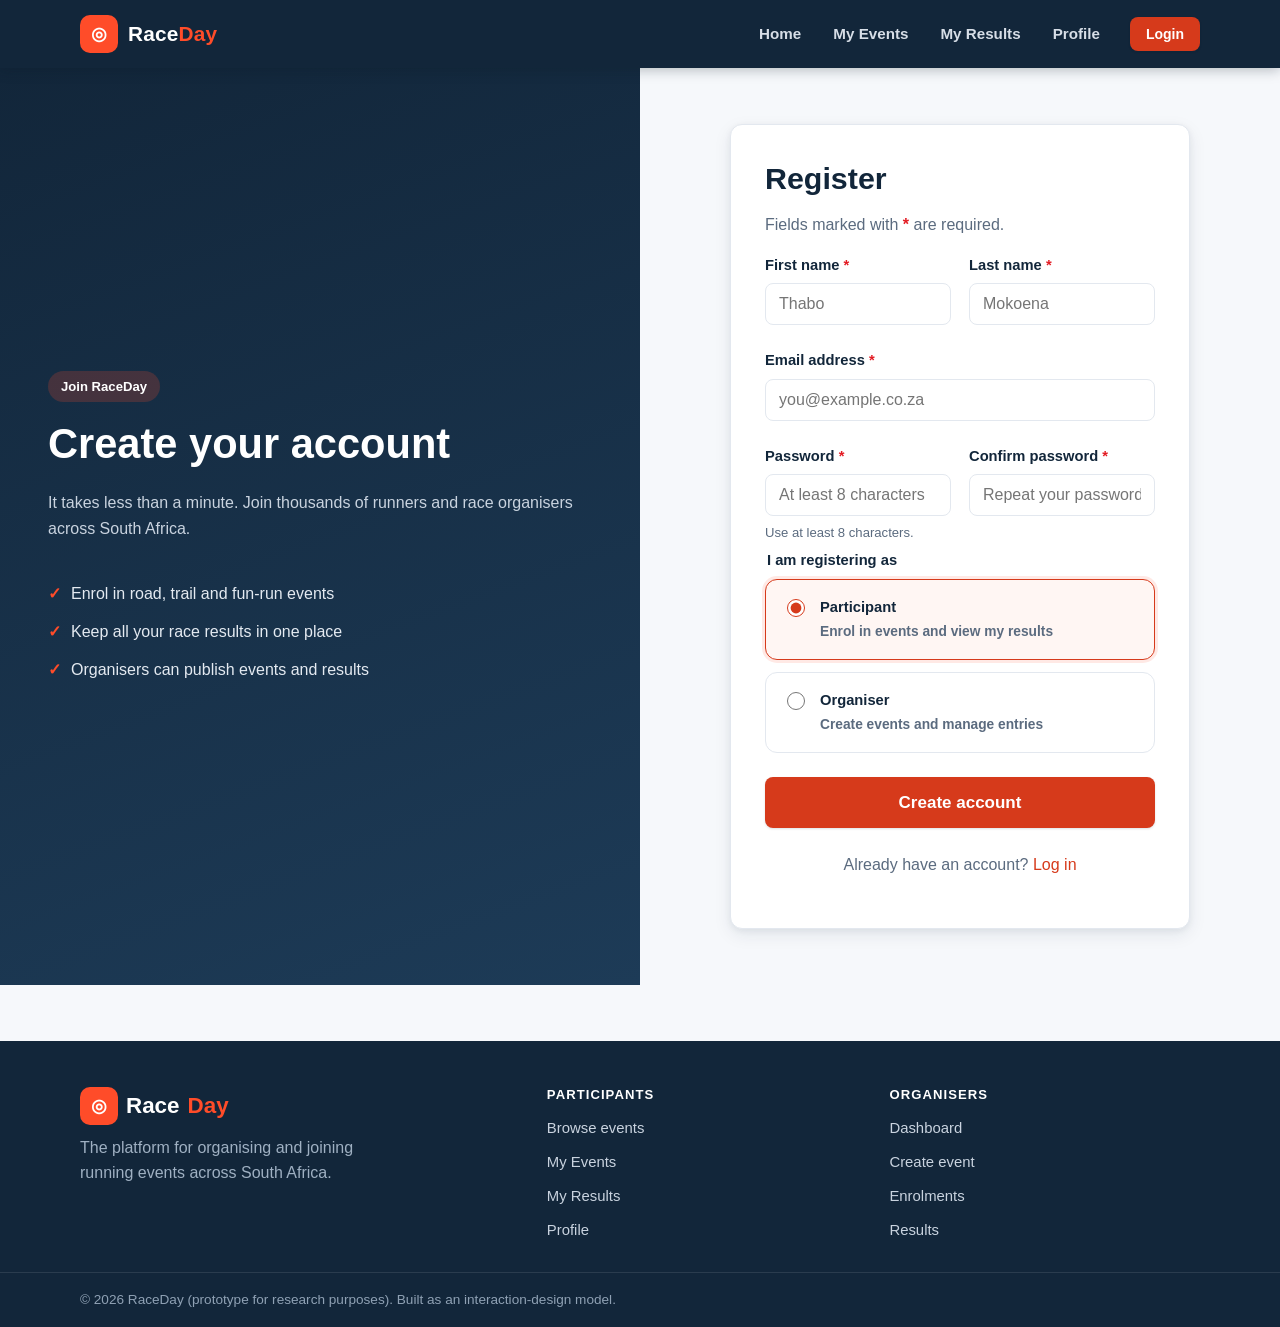
<file: Part2-Prototype/register.html>
<!DOCTYPE html>
<html lang="en">
<head>
  <meta charset="UTF-8">
  <meta name="viewport" content="width=device-width, initial-scale=1.0">
  <title>Register — RaceDay</title>
  <meta name="description" content="Create your RaceDay account as a participant or an organiser.">
  <link rel="stylesheet" href="css/styles.css">
  <link rel="icon" href="data:image/svg+xml,%3Csvg xmlns='http://www.w3.org/2000/svg' viewBox='0 0 32 32'%3E%3Crect width='32' height='32' rx='7' fill='%23FF4C29'/%3E%3Ctext x='16' y='23' font-size='18' text-anchor='middle' fill='white'%3E%E2%97%8E%3C/text%3E%3C/svg%3E">
</head>
<body>
  <a class="skip-link" href="#main">Skip to main content</a>

  <header class="site-header">
    <div class="container header-inner">
      <a class="brand" href="index.html" aria-label="RaceDay home">
        <span class="brand-mark" aria-hidden="true">◎</span>
        <span class="brand-name">Race<span class="brand-suffix">Day</span></span>
      </a>
      <button class="nav-toggle" id="navToggle" type="button" aria-label="Toggle navigation menu" aria-expanded="false" aria-controls="primaryNav">
        <span class="nav-toggle-bar"></span>
        <span class="nav-toggle-bar"></span>
        <span class="nav-toggle-bar"></span>
      </button>
      <nav class="primary-nav" id="primaryNav" aria-label="Primary">
        <ul>
          <li><a class="nav-link" href="index.html">Home</a></li>
          <li><a class="nav-link" href="my-events.html">My Events</a></li>
          <li><a class="nav-link" href="my-results.html">My Results</a></li>
          <li><a class="nav-link" href="profile.html">Profile</a></li>
        </ul>
        <div class="nav-actions">
          <a class="btn btn-rd-primary btn-sm" href="login.html">Login</a>
        </div>
      </nav>
    </div>
  </header>

  <main id="main">
    <div class="auth-layout">
      <section class="auth-side" aria-labelledby="regHead">
        <p class="chip" style="background: rgba(255,76,41,.2); border-color: transparent; color:#fff; align-self:flex-start;">Join RaceDay</p>
        <h1 id="regHead">Create your account</h1>
        <p>It takes less than a minute. Join thousands of runners and race organisers across South Africa.</p>
        <ul class="tick-list">
          <li><span class="tick" aria-hidden="true">✓</span> Enrol in road, trail and fun-run events</li>
          <li><span class="tick" aria-hidden="true">✓</span> Keep all your race results in one place</li>
          <li><span class="tick" aria-hidden="true">✓</span> Organisers can publish events and results</li>
        </ul>
      </section>

      <section class="auth-main">
        <div class="auth-card">
          <div id="registerFormWrap">
            <h2>Register</h2>
            <p class="muted">Fields marked with <span class="req" aria-hidden="true">*</span> are required.</p>

            <form id="registerForm" novalidate>
              <div class="form-grid">
                <div class="form-group">
                  <label for="regFirstName">First name <span class="req" aria-hidden="true">*</span></label>
                  <input type="text" id="regFirstName" name="firstName" autocomplete="given-name" placeholder="Thabo" required>
                  <span class="error-msg" aria-live="polite"></span>
                </div>
                <div class="form-group">
                  <label for="regLastName">Last name <span class="req" aria-hidden="true">*</span></label>
                  <input type="text" id="regLastName" name="lastName" autocomplete="family-name" placeholder="Mokoena" required>
                  <span class="error-msg" aria-live="polite"></span>
                </div>
                <div class="form-group full">
                  <label for="regEmail">Email address <span class="req" aria-hidden="true">*</span></label>
                  <input type="email" id="regEmail" name="email" autocomplete="email" placeholder="you@example.co.za" required>
                  <span class="error-msg" aria-live="polite"></span>
                </div>
                <div class="form-group">
                  <label for="regPassword">Password <span class="req" aria-hidden="true">*</span></label>
                  <input type="password" id="regPassword" name="password" autocomplete="new-password" placeholder="At least 8 characters" required>
                  <span class="form-hint">Use at least 8 characters.</span>
                  <span class="error-msg" aria-live="polite"></span>
                </div>
                <div class="form-group">
                  <label for="regConfirm">Confirm password <span class="req" aria-hidden="true">*</span></label>
                  <input type="password" id="regConfirm" name="confirmPassword" autocomplete="new-password" placeholder="Repeat your password" required>
                  <span class="error-msg" aria-live="polite"></span>
                </div>
              </div>

              <fieldset class="form-group mt-2" style="border:0;padding:0;margin:0;">
                <legend style="font-weight:700;font-size:.92rem;color:var(--rd-dark);margin-bottom:6px;">I am registering as</legend>
                <div class="radio-row">
                  <label class="radio-card">
                    <input type="radio" name="role" value="Participant" checked>
                    <span><span class="rc-title">Participant</span><br><span class="rc-desc">Enrol in events and view my results</span></span>
                  </label>
                  <label class="radio-card">
                    <input type="radio" name="role" value="Organiser">
                    <span><span class="rc-title">Organiser</span><br><span class="rc-desc">Create events and manage entries</span></span>
                  </label>
                </div>
              </fieldset>

              <button class="btn btn-rd-primary btn-lg btn-block mt-3" type="submit">Create account</button>
            </form>

            <p class="center mt-3 muted">Already have an account? <a href="login.html">Log in</a></p>
          </div>

          <div id="registerSuccess" class="hidden" tabindex="-1">
            <div class="notice notice-success" role="status">
              <span aria-hidden="true">✅</span>
              <div>
                <strong>Account created</strong>
                <p class="mb-0">Your RaceDay account is ready. A confirmation email is on its way.</p>
              </div>
            </div>
            <div class="inline-actions mt-3">
              <a class="btn btn-rd-primary" href="login.html">Continue to login</a>
              <a class="btn btn-rd-outline" href="index.html">Browse events</a>
            </div>
          </div>
        </div>
      </section>
    </div>
  </main>

  <footer class="site-footer">
    <div class="container footer-inner">
      <div class="footer-brand">
        <span class="brand-name"><span class="brand-mark" aria-hidden="true">◎</span> Race<span class="brand-suffix">Day</span></span>
        <p>The platform for organising and joining running events across South Africa.</p>
      </div>
      <nav class="footer-nav" aria-label="Participants footer">
        <h2 class="footer-heading">Participants</h2>
        <ul>
          <li><a href="index.html">Browse events</a></li>
          <li><a href="my-events.html">My Events</a></li>
          <li><a href="my-results.html">My Results</a></li>
          <li><a href="profile.html">Profile</a></li>
        </ul>
      </nav>
      <nav class="footer-nav" aria-label="Organisers footer">
        <h2 class="footer-heading">Organisers</h2>
        <ul>
          <li><a href="organiser-dashboard.html">Dashboard</a></li>
          <li><a href="organiser-event-form.html">Create event</a></li>
          <li><a href="organiser-enrolments.html">Enrolments</a></li>
          <li><a href="organiser-results.html">Results</a></li>
        </ul>
      </nav>
    </div>
    <div class="footer-bottom">
      <div class="container">
        <p>© 2026 RaceDay (prototype for research purposes). Built as an interaction-design model.</p>
      </div>
    </div>
  </footer>

  <script src="js/app.js"></script>
</body>
</html>
</file>
<file: Part2-Prototype/css/styles.css>
/* ==========================================================================
   RaceDay — Part 2 Interaction-Design Prototype
   Shared stylesheet. Dependency-free, hand-written CSS.
   Theme: energetic, sporting, professional.
   ========================================================================== */

/* ----------------------------- Design tokens ----------------------------- */
:root {
  --rd-primary: #FF4C29;
  --rd-primary-dark: #D63A1B;
  --rd-primary-darker: #B8311A;
  --rd-dark: #12263A;
  --rd-surface: #F6F8FB;
  --rd-text: #1B2A41;
  --rd-muted: #5B6B7F;
  --rd-success: #17B26A;
  --rd-warning: #F79009;
  --rd-danger: #E31B23;
  --rd-border: #E3E8EF;

  /* Accessible tinted badge palettes */
  --rd-success-bg: #E6F7EF;
  --rd-success-ink: #0B7A46;
  --rd-warning-bg: #FEF3E2;
  --rd-warning-ink: #9A5B00;
  --rd-danger-bg: #FDECEC;
  --rd-danger-ink: #B42318;

  --rd-radius: 12px;
  --rd-radius-sm: 8px;
  --rd-shadow-sm: 0 1px 2px rgba(18, 38, 58, .06), 0 1px 3px rgba(18, 38, 58, .08);
  --rd-shadow: 0 6px 18px rgba(18, 38, 58, .08), 0 2px 6px rgba(18, 38, 58, .06);
  --rd-shadow-lg: 0 18px 40px rgba(18, 38, 58, .14);
  --rd-font: "Segoe UI", Roboto, Helvetica, Arial, sans-serif;
  --rd-maxw: 1160px;
}

/* ------------------------------- Base reset ------------------------------ */
*,
*::before,
*::after { box-sizing: border-box; }

html { -webkit-text-size-adjust: 100%; scroll-behavior: smooth; }

body {
  margin: 0;
  font-family: var(--rd-font);
  font-size: 16px;
  line-height: 1.6;
  color: var(--rd-text);
  background: var(--rd-surface);
}

img { max-width: 100%; display: block; }

h1, h2, h3, h4 { line-height: 1.25; margin: 0 0 .5em; color: var(--rd-dark); font-weight: 700; }
h1 { font-size: clamp(1.75rem, 1.2rem + 2vw, 2.6rem); }
h2 { font-size: clamp(1.35rem, 1rem + 1.2vw, 1.9rem); }
h3 { font-size: 1.2rem; }
p { margin: 0 0 1rem; }

a { color: var(--rd-primary-dark); text-decoration: none; }
a:hover { text-decoration: underline; }

/* Visible focus outline for keyboard users */
:focus-visible {
  outline: 3px solid var(--rd-primary);
  outline-offset: 2px;
  border-radius: 4px;
}

/* ------------------------------ Utilities ------------------------------- */
.container { width: 100%; max-width: var(--rd-maxw); margin: 0 auto; padding: 0 20px; }
.muted { color: var(--rd-muted); }
.center { text-align: center; }
.mt-0 { margin-top: 0; }
.mt-1 { margin-top: .5rem; }
.mt-2 { margin-top: 1rem; }
.mt-3 { margin-top: 1.5rem; }
.mt-4 { margin-top: 2.5rem; }
.mb-0 { margin-bottom: 0; }
.mb-2 { margin-bottom: 1rem; }
.hidden { display: none !important; }
.visually-hidden {
  position: absolute; width: 1px; height: 1px; padding: 0; margin: -1px;
  overflow: hidden; clip: rect(0 0 0 0); white-space: nowrap; border: 0;
}

.section { padding: 48px 0; }
.section-tight { padding: 32px 0; }
.section-head { display: flex; align-items: flex-end; justify-content: space-between; gap: 16px; flex-wrap: wrap; margin-bottom: 24px; }
.section-head p { margin: 0; }

/* Skip link */
.skip-link {
  position: absolute; left: 16px; top: -60px; z-index: 1000;
  background: var(--rd-dark); color: #fff; padding: 10px 16px;
  border-radius: 0 0 var(--rd-radius-sm) var(--rd-radius-sm);
  transition: top .18s ease;
}
.skip-link:focus { top: 0; text-decoration: none; }

/* -------------------------------- Buttons -------------------------------- */
.btn {
  display: inline-flex; align-items: center; justify-content: center; gap: 8px;
  font-family: inherit; font-size: 1rem; font-weight: 600; line-height: 1;
  padding: 12px 20px; border-radius: var(--rd-radius-sm);
  border: 2px solid transparent; cursor: pointer; text-decoration: none;
  transition: background .16s ease, color .16s ease, border-color .16s ease, transform .06s ease, box-shadow .16s ease;
  white-space: nowrap;
}
.btn:hover { text-decoration: none; }
.btn:active { transform: translateY(1px); }

/* White text on primary-dark gives ~4.7:1 contrast (WCAG AA). */
.btn-rd-primary { background: var(--rd-primary-dark); color: #fff; box-shadow: var(--rd-shadow-sm); }
.btn-rd-primary:hover { background: var(--rd-primary-darker); color: #fff; }

.btn-rd-outline { background: #fff; color: var(--rd-primary-dark); border-color: var(--rd-primary-dark); }
.btn-rd-outline:hover { background: #FFF1ED; color: var(--rd-primary-darker); }

.btn-rd-dark { background: var(--rd-dark); color: #fff; }
.btn-rd-dark:hover { background: #0B1926; color: #fff; }

.btn-rd-ghost { background: transparent; color: var(--rd-dark); border-color: var(--rd-border); }
.btn-rd-ghost:hover { background: var(--rd-surface); }

.btn-rd-danger { background: #fff; color: var(--rd-danger-ink); border-color: #F2B8B5; }
.btn-rd-danger:hover { background: var(--rd-danger-bg); }

.btn-sm { padding: 8px 14px; font-size: .875rem; }
.btn-lg { padding: 15px 28px; font-size: 1.0625rem; }
.btn-block { width: 100%; }
.btn[disabled] { opacity: .55; cursor: not-allowed; box-shadow: none; }

/* --------------------------------- Badges -------------------------------- */
.badge {
  display: inline-flex; align-items: center; gap: 6px;
  font-size: .78rem; font-weight: 700; letter-spacing: .02em;
  padding: 4px 11px; border-radius: 999px; border: 1px solid transparent;
  text-transform: uppercase; white-space: nowrap;
}
.badge::before { content: ""; width: 7px; height: 7px; border-radius: 50%; background: currentColor; }
.badge-confirmed { background: var(--rd-success-bg); color: var(--rd-success-ink); border-color: #B7E7CE; }
.badge-pending { background: var(--rd-warning-bg); color: var(--rd-warning-ink); border-color: #F7D9A8; }
.badge-cancelled { background: var(--rd-danger-bg); color: var(--rd-danger-ink); border-color: #F2B8B5; }
.badge-neutral { background: #EEF2F6; color: var(--rd-muted); border-color: var(--rd-border); }
.badge-type { background: #EEF1FF; color: #2E3A8C; border-color: #CBD3F7; }
.badge-type::before { display: none; }

/* --------------------------------- Header -------------------------------- */
.site-header {
  background: var(--rd-dark);
  color: #fff;
  position: sticky; top: 0; z-index: 100;
  box-shadow: 0 2px 12px rgba(11, 25, 38, .28);
}
.header-inner { display: flex; align-items: center; justify-content: space-between; gap: 16px; min-height: 68px; }

.brand { display: inline-flex; align-items: center; gap: 10px; color: #fff; font-weight: 800; font-size: 1.3rem; letter-spacing: .01em; }
.brand:hover { text-decoration: none; color: #fff; }
.brand-mark {
  display: grid; place-items: center; width: 38px; height: 38px; border-radius: 10px;
  background: var(--rd-primary); color: #fff; font-size: 1.15rem; font-weight: 900;
}
.brand-name { color: #fff; }
.brand-suffix { color: var(--rd-primary); }

.primary-nav { display: flex; align-items: center; gap: 8px; }
.primary-nav ul { display: flex; align-items: center; gap: 4px; list-style: none; margin: 0; padding: 0; }
.primary-nav a.nav-link {
  display: inline-block; color: #D7DEE7; font-weight: 600; font-size: .95rem;
  padding: 9px 14px; border-radius: var(--rd-radius-sm);
}
.nav-link:hover { background: rgba(255, 255, 255, .08); text-decoration: none; color: #fff; }
.nav-link.active { color: #fff; background: rgba(255, 76, 41, .18); }

.nav-actions { display: flex; align-items: center; gap: 8px; margin-left: 8px; }

.nav-toggle {
  display: none; width: 44px; height: 44px; border: 1px solid rgba(255,255,255,.25);
  border-radius: var(--rd-radius-sm); background: transparent; cursor: pointer; padding: 0;
  flex-direction: column; align-items: center; justify-content: center; gap: 5px;
}
.nav-toggle-bar { display: block; width: 22px; height: 2px; background: #fff; border-radius: 2px; transition: transform .2s ease, opacity .2s ease; }
.nav-toggle[aria-expanded="true"] .nav-toggle-bar:nth-child(1) { transform: translateY(7px) rotate(45deg); }
.nav-toggle[aria-expanded="true"] .nav-toggle-bar:nth-child(2) { opacity: 0; }
.nav-toggle[aria-expanded="true"] .nav-toggle-bar:nth-child(3) { transform: translateY(-7px) rotate(-45deg); }

/* ---------------------------------- Hero --------------------------------- */
.hero {
  position: relative; color: #fff;
  background:
    linear-gradient(120deg, rgba(18, 38, 58, .94) 0%, rgba(18, 38, 58, .72) 45%, rgba(18, 38, 58, .35) 100%),
    #12263A;
  background-size: cover; background-position: center;
  overflow: hidden;
}
.hero::after {
  content: ""; position: absolute; inset: 0;
  background: radial-gradient(circle at 88% 20%, rgba(255, 76, 41, .55), transparent 55%);
  pointer-events: none;
}
.hero-inner { position: relative; z-index: 2; padding: 80px 0 88px; max-width: 720px; }
.hero h1 { color: #fff; font-size: clamp(2rem, 1.3rem + 3vw, 3.25rem); margin-bottom: 14px; }
.hero .lead { font-size: 1.15rem; color: #D7DEE7; margin-bottom: 28px; }
.hero-actions { display: flex; gap: 12px; flex-wrap: wrap; }
.hero-stats { display: flex; gap: 34px; margin-top: 40px; flex-wrap: wrap; }
.hero-stat strong { display: block; font-size: 1.7rem; color: #fff; }
.hero-stat span { color: #B9C4D1; font-size: .9rem; text-transform: uppercase; letter-spacing: .06em; }

/* ------------------------------- Filter bar ------------------------------ */
.filter-bar {
  background: #fff; border: 1px solid var(--rd-border); border-radius: var(--rd-radius);
  box-shadow: var(--rd-shadow); padding: 18px; margin-top: -34px; position: relative; z-index: 5;
}
.filter-grid { display: grid; grid-template-columns: 2fr 1fr 1fr auto; gap: 14px; align-items: end; }
.filter-field label { display: block; font-size: .82rem; font-weight: 700; color: var(--rd-muted); margin-bottom: 5px; text-transform: uppercase; letter-spacing: .04em; }
.filter-check { display: flex; align-items: center; gap: 8px; padding-bottom: 12px; }
.filter-check input { width: 18px; height: 18px; accent-color: var(--rd-primary); }
.filter-check label { font-weight: 600; color: var(--rd-text); }

/* ------------------------------ Event cards ------------------------------ */
.grid-events { display: grid; grid-template-columns: repeat(2, 1fr); gap: 24px; }

.event-card {
  background: #fff; border: 1px solid var(--rd-border); border-radius: var(--rd-radius);
  overflow: hidden; box-shadow: var(--rd-shadow-sm); display: flex; flex-direction: column;
  transition: transform .18s ease, box-shadow .18s ease;
}
.event-card:hover { transform: translateY(-4px); box-shadow: var(--rd-shadow-lg); }
.event-card-media { position: relative; aspect-ratio: 16 / 9; overflow: hidden; background: var(--rd-dark); }
.event-card-media img { width: 100%; height: 100%; object-fit: cover; }
.event-card-media .badge-type { position: absolute; top: 12px; left: 12px; }
.event-card-media .event-date-chip {
  position: absolute; bottom: 12px; left: 12px; background: rgba(18, 38, 58, .88); color: #fff;
  padding: 6px 12px; border-radius: 999px; font-size: .82rem; font-weight: 700;
}
.event-card-body { padding: 18px 20px 20px; display: flex; flex-direction: column; flex: 1; }
.event-card-body h3 { margin-bottom: 8px; }
.event-meta { list-style: none; padding: 0; margin: 0 0 16px; display: grid; gap: 7px; }
.event-meta li { display: flex; align-items: center; gap: 9px; color: var(--rd-muted); font-size: .93rem; }
.event-meta .meta-icon { color: var(--rd-primary-dark); font-weight: 700; width: 18px; text-align: center; }
.event-card-foot { margin-top: auto; display: flex; align-items: center; justify-content: space-between; gap: 12px; padding-top: 14px; border-top: 1px solid var(--rd-border); }
.price-tag { font-weight: 800; color: var(--rd-dark); }

/* ------------------------------- Table card ------------------------------ */
.card {
  background: #fff; border: 1px solid var(--rd-border); border-radius: var(--rd-radius);
  box-shadow: var(--rd-shadow-sm); padding: 22px;
}
.card-head { display: flex; align-items: center; justify-content: space-between; gap: 12px; flex-wrap: wrap; margin-bottom: 16px; }
.card-head h2, .card-head h3 { margin: 0; }

.table-wrap { overflow-x: auto; border-radius: var(--rd-radius-sm); }
table.rd-table { width: 100%; border-collapse: collapse; min-width: 640px; }
.rd-table caption { text-align: left; color: var(--rd-muted); font-size: .9rem; padding-bottom: 10px; }
.rd-table th, .rd-table td { text-align: left; padding: 14px 16px; border-bottom: 1px solid var(--rd-border); vertical-align: middle; }
.rd-table thead th {
  background: var(--rd-surface); color: var(--rd-dark); font-size: .8rem;
  text-transform: uppercase; letter-spacing: .05em; font-weight: 700;
}
.rd-table tbody tr:hover { background: #FAFBFD; }
.rd-table tbody tr:last-child td { border-bottom: none; }
.rd-table .row-actions { display: flex; gap: 8px; flex-wrap: wrap; }
.rd-table img.thumb { width: 56px; height: 40px; object-fit: cover; border-radius: 6px; }
.cell-strong { font-weight: 700; color: var(--rd-dark); }

/* ------------------------------- Stat cards ------------------------------ */
.grid-stats { display: grid; grid-template-columns: repeat(4, 1fr); gap: 18px; }
.grid-stats-3 { display: grid; grid-template-columns: repeat(3, 1fr); gap: 18px; }
.stat-card {
  background: #fff; border: 1px solid var(--rd-border); border-radius: var(--rd-radius);
  box-shadow: var(--rd-shadow-sm); padding: 20px; position: relative; overflow: hidden;
}
.stat-card::before { content: ""; position: absolute; left: 0; top: 0; bottom: 0; width: 4px; background: var(--rd-primary); }
.stat-card .stat-label { font-size: .82rem; text-transform: uppercase; letter-spacing: .05em; color: var(--rd-muted); font-weight: 700; }
.stat-card .stat-value { font-size: 2.05rem; font-weight: 800; color: var(--rd-dark); line-height: 1.1; margin: 6px 0 2px; }
.stat-card .stat-note { font-size: .86rem; color: var(--rd-muted); }
.stat-card.accent-success::before { background: var(--rd-success); }
.stat-card.accent-warning::before { background: var(--rd-warning); }
.stat-card.accent-dark::before { background: var(--rd-dark); }

/* --------------------------------- Forms --------------------------------- */
.form-grid { display: grid; grid-template-columns: repeat(2, 1fr); gap: 18px; }
.form-group { display: flex; flex-direction: column; gap: 6px; }
.form-group.full { grid-column: 1 / -1; }
.form-group label { font-weight: 700; font-size: .92rem; color: var(--rd-dark); }
.form-hint { font-size: .82rem; color: var(--rd-muted); }
.req { color: var(--rd-danger); font-weight: 700; }

input[type="text"], input[type="email"], input[type="password"], input[type="tel"],
input[type="date"], input[type="number"], input[type="search"], select, textarea {
  width: 100%; font-family: inherit; font-size: 1rem; color: var(--rd-text);
  background: #fff; border: 1.5px solid var(--rd-border); border-radius: var(--rd-radius-sm);
  padding: 11px 13px; transition: border-color .15s ease, box-shadow .15s ease;
}
input:hover, select:hover, textarea:hover { border-color: #CBD3DF; }
input:focus, select:focus, textarea:focus {
  outline: none; border-color: var(--rd-primary);
  box-shadow: 0 0 0 3px rgba(255, 76, 41, .18);
}
textarea { resize: vertical; min-height: 110px; }
select { appearance: none; background-image: url("data:image/svg+xml,%3Csvg xmlns='http://www.w3.org/2000/svg' width='14' height='14' viewBox='0 0 24 24' fill='none' stroke='%235B6B7F' stroke-width='3'%3E%3Cpath d='M6 9l6 6 6-6'/%3E%3C/svg%3E"); background-repeat: no-repeat; background-position: right 12px center; padding-right: 38px; }

.error-msg { color: var(--rd-danger-ink); font-size: .84rem; font-weight: 600; min-height: 0; }
.field-error input, .field-error select, .field-error textarea { border-color: var(--rd-danger); }
.field-error .error-msg { display: block; }

/* Radio cards (role / category selection) */
.radio-row { display: flex; gap: 12px; flex-wrap: wrap; }
.radio-card {
  position: relative; flex: 1 1 220px; display: flex; align-items: flex-start; gap: 12px;
  border: 1.5px solid var(--rd-border); border-radius: var(--rd-radius); padding: 16px; background: #fff; cursor: pointer;
  transition: border-color .15s ease, box-shadow .15s ease, background .15s ease;
}
.radio-card:hover { border-color: #C6CFDB; }
.radio-card input[type="radio"] { margin-top: 3px; width: 18px; height: 18px; accent-color: var(--rd-primary-dark); flex: none; }
.radio-card:has(input:checked) { border-color: var(--rd-primary-dark); background: #FFF6F3; box-shadow: 0 0 0 3px rgba(255, 76, 41, .12); }
.radio-card:focus-within { border-color: var(--rd-primary); }
.radio-card .rc-title { font-weight: 700; color: var(--rd-dark); }
.radio-card .rc-desc { font-size: .86rem; color: var(--rd-muted); }

/* Category selectable rows */
.category-list { display: grid; gap: 12px; }
.category-row {
  display: grid; grid-template-columns: auto 1fr auto; gap: 16px; align-items: center;
  border: 1.5px solid var(--rd-border); border-radius: var(--rd-radius); padding: 16px; background: #fff;
  transition: border-color .15s ease, box-shadow .15s ease, background .15s ease;
}
.category-row:hover { border-color: #C6CFDB; }
.category-row input[type="radio"] { width: 20px; height: 20px; accent-color: var(--rd-primary-dark); }
.category-row:has(input:checked) { border-color: var(--rd-primary-dark); background: #FFF6F3; box-shadow: 0 0 0 3px rgba(255, 76, 41, .12); }
.category-row.is-enrolled { border-color: var(--rd-success); background: var(--rd-success-bg); }
.category-name { font-weight: 700; color: var(--rd-dark); margin: 0 0 4px; }
.category-sub { font-size: .88rem; color: var(--rd-muted); display: flex; gap: 14px; flex-wrap: wrap; }
.category-price { text-align: right; font-weight: 800; color: var(--rd-dark); }
.category-price small { display: block; font-weight: 600; color: var(--rd-muted); font-size: .78rem; }

/* ------------------------------ Event detail ----------------------------- */
.hero-banner { position: relative; height: 340px; overflow: hidden; background: var(--rd-dark); }
.hero-banner img { width: 100%; height: 100%; object-fit: cover; }
.hero-banner::after { content: ""; position: absolute; inset: 0; background: linear-gradient(180deg, rgba(18,38,58,.15) 0%, rgba(18,38,58,.75) 100%); }
.hero-banner-content { position: absolute; left: 0; right: 0; bottom: 0; z-index: 2; padding-bottom: 26px; }
.hero-banner-content h1 { color: #fff; margin-bottom: 10px; }
.hero-banner-content .hero-meta { display: flex; gap: 10px; flex-wrap: wrap; }
.hero-banner-content .hero-meta span { background: rgba(255,255,255,.16); color: #fff; padding: 6px 12px; border-radius: 999px; font-size: .86rem; font-weight: 600; backdrop-filter: blur(4px); }

.detail-layout { display: grid; grid-template-columns: 1.7fr 1fr; gap: 28px; align-items: start; }
.detail-side { position: sticky; top: 88px; display: grid; gap: 18px; }
.fact-list { list-style: none; margin: 0; padding: 0; display: grid; gap: 12px; }
.fact-list li { display: flex; justify-content: space-between; gap: 12px; padding-bottom: 12px; border-bottom: 1px dashed var(--rd-border); }
.fact-list li:last-child { border-bottom: none; padding-bottom: 0; }
.fact-list dt { color: var(--rd-muted); }
.fact-list .fact-val { font-weight: 700; color: var(--rd-dark); text-align: right; }

/* --------------------------------- Toast --------------------------------- */
.toast-container { position: fixed; right: 20px; bottom: 20px; z-index: 2000; display: grid; gap: 12px; width: min(360px, calc(100vw - 40px)); }
.toast {
  display: flex; gap: 12px; align-items: flex-start;
  background: #fff; border: 1px solid var(--rd-border); border-left: 5px solid var(--rd-primary);
  border-radius: var(--rd-radius-sm); padding: 14px 16px; box-shadow: var(--rd-shadow-lg);
  animation: rd-toast-in .25s ease;
}
.toast .toast-title { font-weight: 700; color: var(--rd-dark); margin: 0; }
.toast .toast-msg { margin: 2px 0 0; font-size: .9rem; color: var(--rd-muted); }
.toast.toast-success { border-left-color: var(--rd-success); }
.toast.toast-warning { border-left-color: var(--rd-warning); }
.toast.toast-danger { border-left-color: var(--rd-danger); }
.toast .toast-icon { font-size: 1.2rem; line-height: 1.3; }
.toast .toast-close { margin-left: auto; background: none; border: none; font-size: 1.1rem; cursor: pointer; color: var(--rd-muted); padding: 0 4px; }
@keyframes rd-toast-in { from { opacity: 0; transform: translateY(12px); } to { opacity: 1; transform: translateY(0); } }

/* Inline page banners/messages */
.notice { border-radius: var(--rd-radius); padding: 16px 18px; border: 1px solid var(--rd-border); display: flex; gap: 12px; align-items: flex-start; }
.notice-success { background: var(--rd-success-bg); border-color: #B7E7CE; color: var(--rd-success-ink); }
.notice-warning { background: var(--rd-warning-bg); border-color: #F7D9A8; color: var(--rd-warning-ink); }
.notice-info { background: #EEF4FF; border-color: #CBD9F7; color: #1D3E86; }
.notice strong { color: inherit; }

/* ------------------------------ Auth pages ------------------------------- */
.auth-layout { display: grid; grid-template-columns: 1fr 1fr; gap: 0; align-items: stretch; min-height: calc(100vh - 68px); }
.auth-side {
  background: linear-gradient(160deg, var(--rd-dark), #1D3B57); color: #fff;
  padding: 56px 48px; display: flex; flex-direction: column; justify-content: center;
}
.auth-side h1, .auth-side h2 { color: #fff; }
.auth-side p { color: #C9D3DF; }
.auth-side .tick-list { list-style: none; padding: 0; margin: 24px 0 0; display: grid; gap: 12px; }
.auth-side .tick-list li { display: flex; gap: 10px; align-items: flex-start; color: #E4EAF1; }
.auth-side .tick-list .tick { color: var(--rd-primary); font-weight: 900; }
.auth-main { display: flex; align-items: center; justify-content: center; padding: 56px 24px; background: var(--rd-surface); }
.auth-card { width: 100%; max-width: 460px; background: #fff; border: 1px solid var(--rd-border); border-radius: var(--rd-radius); box-shadow: var(--rd-shadow); padding: 34px; }
.demo-creds { background: var(--rd-surface); border: 1px dashed var(--rd-border); border-radius: var(--rd-radius-sm); padding: 14px; font-size: .88rem; }
.demo-creds code { background: #E9EEF5; padding: 1px 6px; border-radius: 4px; color: var(--rd-dark); font-size: .86rem; }

/* --------------------------------- Footer -------------------------------- */
.site-footer { background: var(--rd-dark); color: #C9D3DF; margin-top: 56px; }
.footer-inner { display: grid; grid-template-columns: 1.4fr 1fr 1fr; gap: 32px; padding: 46px 20px 30px; }
.footer-brand .brand-name { font-size: 1.4rem; font-weight: 800; color: #fff; display: inline-flex; align-items: center; gap: 8px; margin-bottom: 10px; }
.footer-brand p { color: #9FB0C2; max-width: 320px; }
.footer-heading { color: #fff; font-size: .82rem; text-transform: uppercase; letter-spacing: .08em; margin-bottom: 12px; }
.footer-nav ul { list-style: none; margin: 0; padding: 0; display: grid; gap: 8px; }
.footer-nav a { color: #C9D3DF; font-size: .93rem; }
.footer-nav a:hover { color: #fff; }
.footer-bottom { border-top: 1px solid rgba(255,255,255,.1); padding: 16px 20px; }
.footer-bottom p { margin: 0; font-size: .85rem; color: #8FA1B4; }

/* ------------------------------ Profile page ----------------------------- */
.profile-layout { display: grid; grid-template-columns: 300px 1fr; gap: 28px; align-items: start; }
.avatar-block { text-align: center; }
.avatar-wrap { position: relative; width: 160px; height: 160px; margin: 0 auto 16px; }
.avatar-wrap img { width: 160px; height: 160px; object-fit: cover; border-radius: 50%; border: 4px solid #fff; box-shadow: var(--rd-shadow); }
.upload-btn { display: inline-flex; align-items: center; gap: 8px; font-weight: 600; color: var(--rd-primary-dark); cursor: pointer; }
input[type="file"] { font-family: inherit; font-size: .86rem; }

/* --------------------------- Banner upload preview ----------------------- */
.banner-upload { border: 2px dashed var(--rd-border); border-radius: var(--rd-radius); padding: 18px; background: var(--rd-surface); }
.banner-upload .preview { width: 100%; aspect-ratio: 16 / 7; border-radius: var(--rd-radius-sm); overflow: hidden; background: #E6EBF1; margin-bottom: 14px; }
.banner-upload .preview img { width: 100%; height: 100%; object-fit: cover; }
.banner-upload .preview .preview-empty { display: grid; place-items: center; height: 100%; color: var(--rd-muted); font-size: .9rem; }

/* ------------------------------ Small helpers ---------------------------- */
.inline-actions { display: flex; gap: 12px; flex-wrap: wrap; align-items: center; }
.breadcrumb { font-size: .88rem; color: var(--rd-muted); margin: 18px 0 0; }
.breadcrumb a { color: var(--rd-primary-dark); }
.chip { display: inline-block; background: var(--rd-surface); border: 1px solid var(--rd-border); border-radius: 999px; padding: 4px 12px; font-size: .82rem; color: var(--rd-muted); font-weight: 600; }
.empty-state { text-align: center; padding: 48px 20px; color: var(--rd-muted); }

/* ------------------------------- Responsive ------------------------------ */
@media (max-width: 980px) {
  .filter-grid { grid-template-columns: 1fr 1fr; }
  .grid-stats { grid-template-columns: repeat(2, 1fr); }
  .grid-stats-3 { grid-template-columns: 1fr; }
  .detail-layout { grid-template-columns: 1fr; }
  .detail-side { position: static; }
  .profile-layout { grid-template-columns: 1fr; }
  .footer-inner { grid-template-columns: 1fr 1fr; }
}

@media (max-width: 760px) {
  .nav-toggle { display: flex; }
  .primary-nav {
    display: none; position: absolute; left: 0; right: 0; top: 100%;
    background: var(--rd-dark); flex-direction: column; align-items: stretch;
    padding: 12px 16px 20px; gap: 4px; border-top: 1px solid rgba(255,255,255,.1);
    box-shadow: 0 14px 28px rgba(11,25,38,.35);
  }
  .primary-nav.open { display: flex; }
  .primary-nav ul { flex-direction: column; align-items: stretch; gap: 2px; }
  .nav-link { display: block; padding: 12px 14px; }
  .nav-actions { margin: 8px 0 0; flex-wrap: wrap; }
  .nav-actions .btn { flex: 1 1 auto; }

  .hero-inner { padding: 56px 0 64px; }
  .hero-stats { gap: 22px; }
  .grid-events { grid-template-columns: 1fr; }
  .form-grid { grid-template-columns: 1fr; }
  .filter-grid { grid-template-columns: 1fr; }
  .auth-layout { grid-template-columns: 1fr; }
  .auth-side { padding: 40px 24px; }
  .footer-inner { grid-template-columns: 1fr; gap: 24px; }
  .category-row { grid-template-columns: auto 1fr; }
  .category-price { grid-column: 2; text-align: left; }
}

@media (max-width: 480px) {
  .grid-stats { grid-template-columns: 1fr; }
  .section { padding: 34px 0; }
  .hero-banner { height: 260px; }
}
</file>
